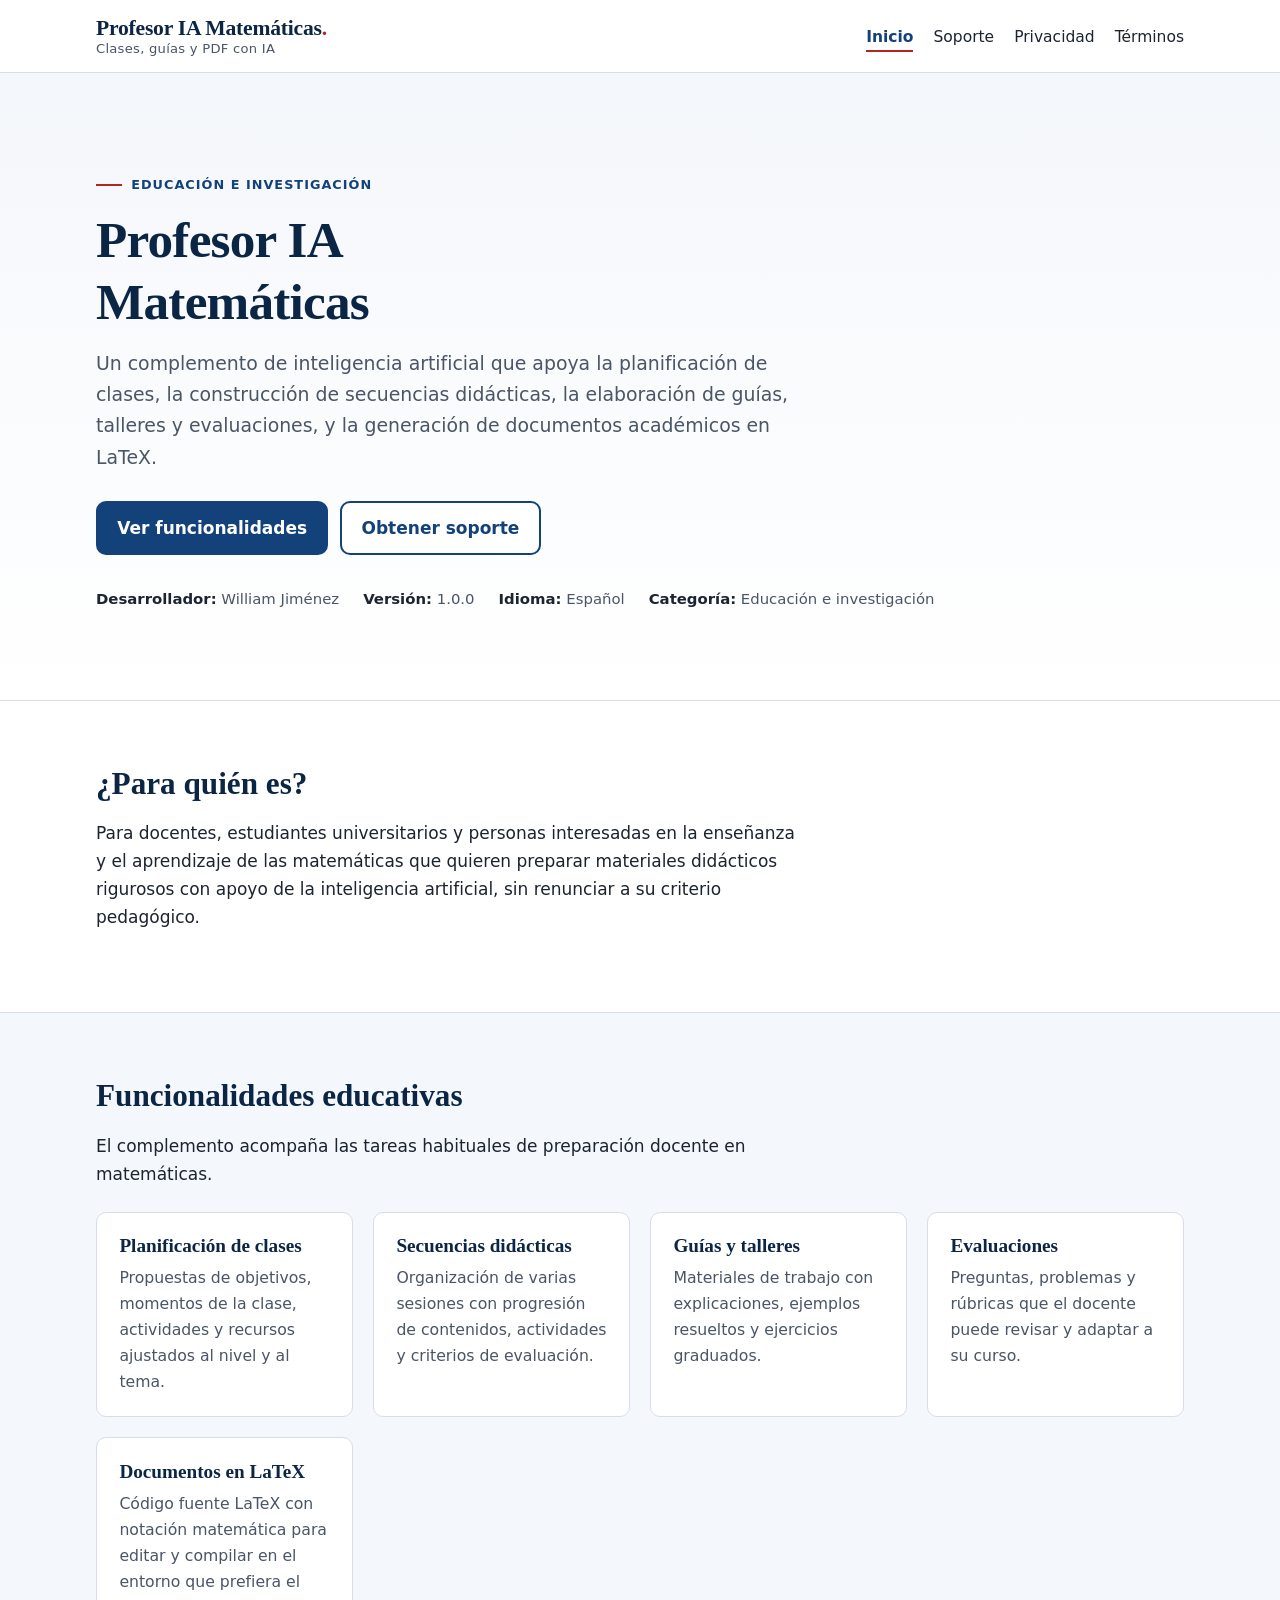
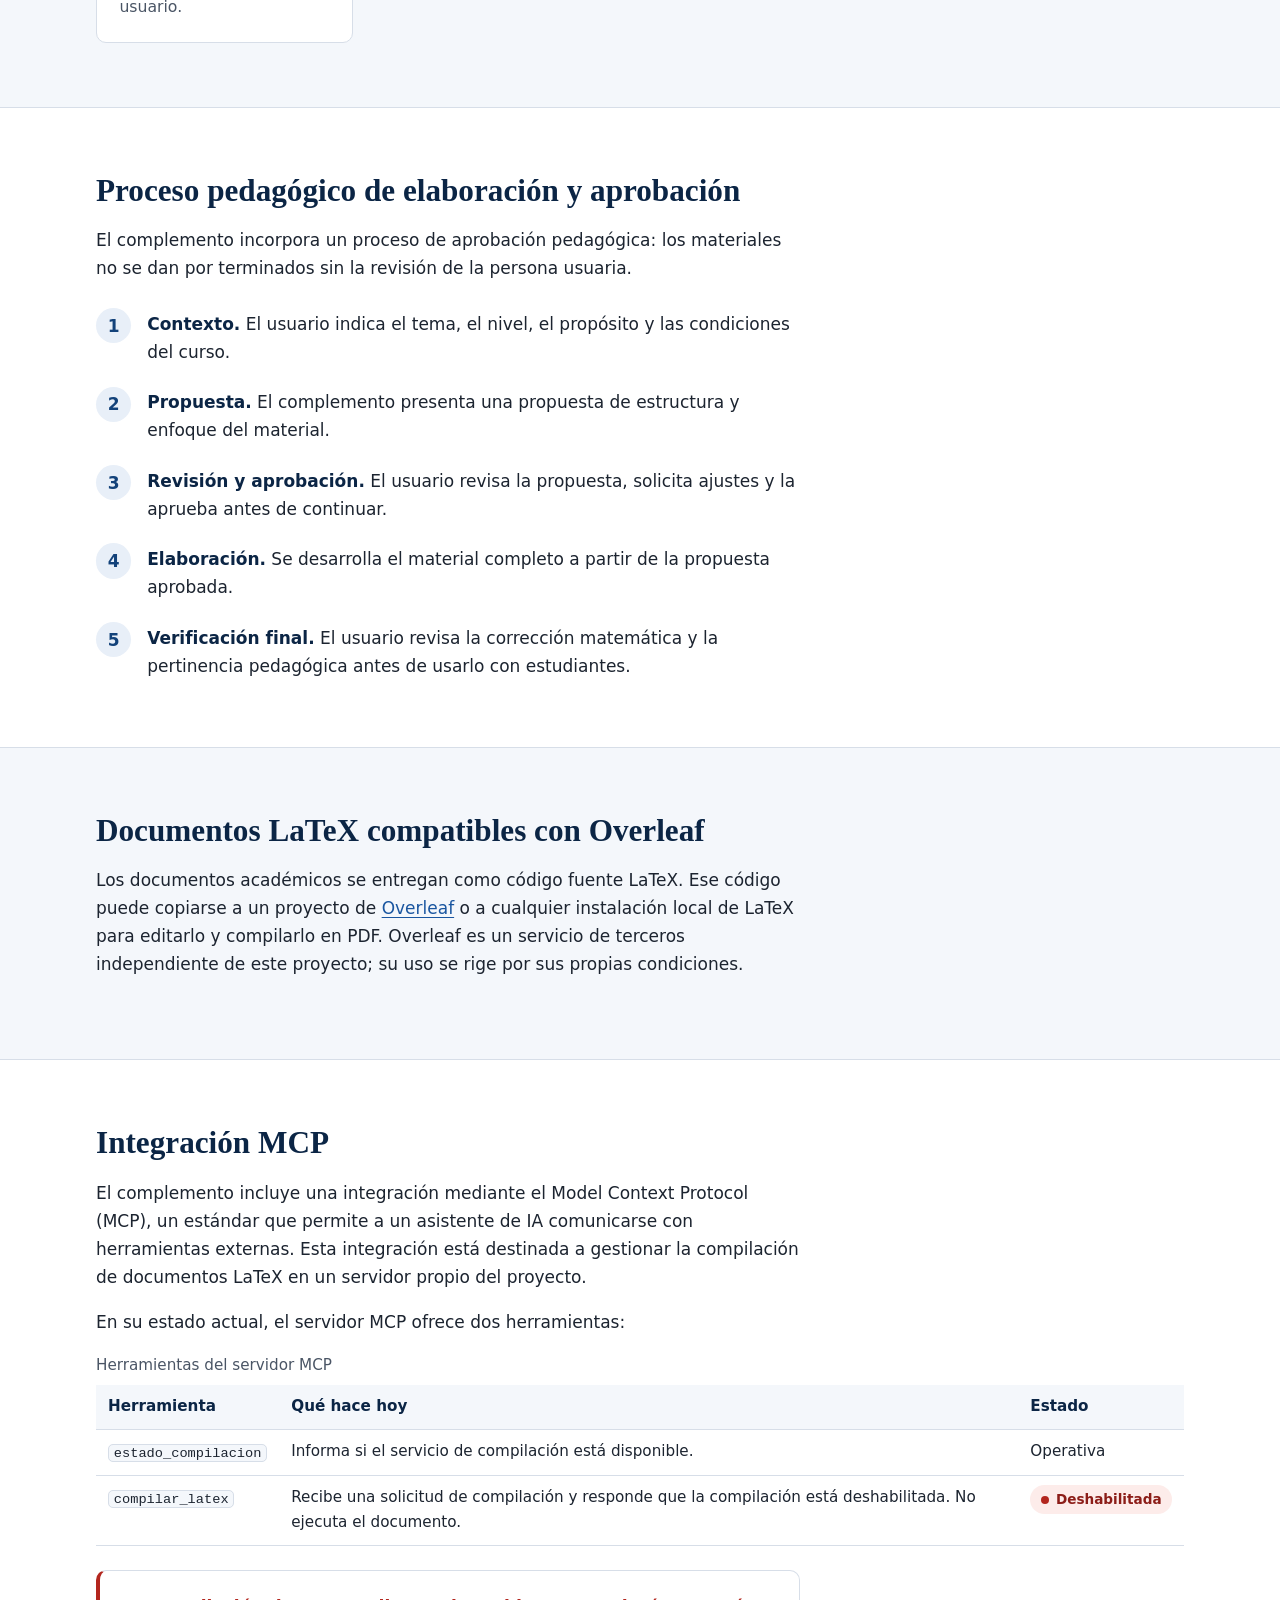
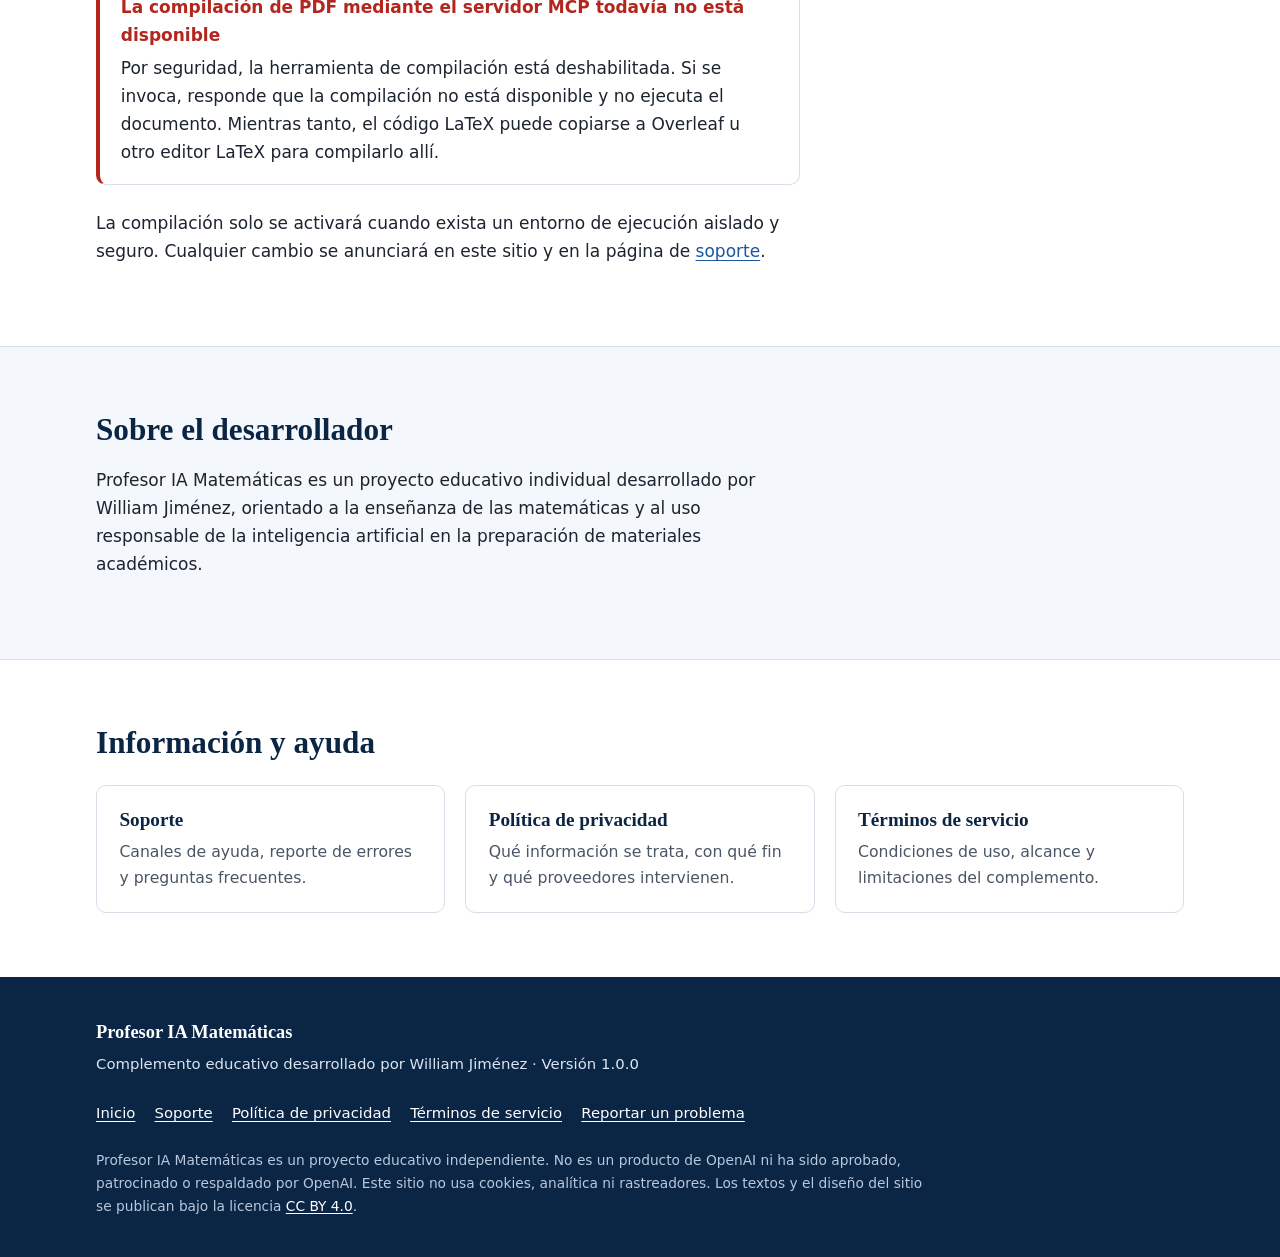
<file: index.html>
<!DOCTYPE html>
<html lang="es">
<head>
  <meta charset="utf-8">
  <meta name="viewport" content="width=device-width, initial-scale=1">
  <title>Profesor IA Matemáticas · Clases, guías y PDF con IA</title>
  <meta name="description" content="Sitio oficial de Profesor IA Matemáticas, complemento de IA de William Jiménez para planificar clases, crear guías, talleres, evaluaciones y documentos LaTeX.">
  <meta name="author" content="William Jiménez">
  <meta name="color-scheme" content="light">
  <link rel="icon" href="favicon.svg" type="image/svg+xml">
  <link rel="stylesheet" href="estilos.css">
</head>
<body>
  <a class="saltar" href="#contenido">Saltar al contenido</a>
  <header class="encabezado">
    <div class="contenedor encabezado__fila">
      <a class="marca" href="index.html" aria-label="Profesor IA Matemáticas, ir al inicio">
        <span class="marca__nombre">Profesor IA Matemáticas<span aria-hidden="true">.</span></span>
        <span class="marca__sub">Clases, guías y PDF con IA</span>
      </a>
      <nav class="nav" aria-label="Navegación principal">
        <ul>
          <li><a href="index.html" aria-current="page">Inicio</a></li>
          <li><a href="soporte.html">Soporte</a></li>
          <li><a href="privacidad.html">Privacidad</a></li>
          <li><a href="terminos.html">Términos</a></li>
        </ul>
      </nav>
    </div>
  </header>

  <main id="contenido">
    <section class="portada" aria-labelledby="titulo-portada">
      <div class="contenedor">
        <p class="etiqueta">Educación e investigación</p>
        <h1 id="titulo-portada">Profesor IA Matemáticas</h1>
        <p class="entradilla">Un complemento de inteligencia artificial que apoya la planificación de clases, la construcción de secuencias didácticas, la elaboración de guías, talleres y evaluaciones, y la generación de documentos académicos en LaTeX.</p>
        <div class="botones">
          <a class="boton boton--primario" href="#funcionalidades">Ver funcionalidades</a>
          <a class="boton boton--secundario" href="soporte.html">Obtener soporte</a>
        </div>
        <ul class="datos" aria-label="Datos del complemento">
          <li><strong>Desarrollador:</strong> William Jiménez</li>
          <li><strong>Versión:</strong> 1.0.0</li>
          <li><strong>Idioma:</strong> Español</li>
          <li><strong>Categoría:</strong> Educación e investigación</li>
        </ul>
      </div>
    </section>

    <section class="seccion" aria-labelledby="titulo-publico">
      <div class="contenedor">
        <h2 id="titulo-publico">¿Para quién es?</h2>
        <p>Para docentes, estudiantes universitarios y personas interesadas en la enseñanza y el aprendizaje de las matemáticas que quieren preparar materiales didácticos rigurosos con apoyo de la inteligencia artificial, sin renunciar a su criterio pedagógico.</p>
      </div>
    </section>

    <section class="seccion seccion--tenue" id="funcionalidades" aria-labelledby="titulo-funciones">
      <div class="contenedor">
        <h2 id="titulo-funciones">Funcionalidades educativas</h2>
        <p>El complemento acompaña las tareas habituales de preparación docente en matemáticas.</p>
        <div class="rejilla">
          <article class="tarjeta">
            <h3>Planificación de clases</h3>
            <p>Propuestas de objetivos, momentos de la clase, actividades y recursos ajustados al nivel y al tema.</p>
          </article>
          <article class="tarjeta">
            <h3>Secuencias didácticas</h3>
            <p>Organización de varias sesiones con progresión de contenidos, actividades y criterios de evaluación.</p>
          </article>
          <article class="tarjeta">
            <h3>Guías y talleres</h3>
            <p>Materiales de trabajo con explicaciones, ejemplos resueltos y ejercicios graduados.</p>
          </article>
          <article class="tarjeta">
            <h3>Evaluaciones</h3>
            <p>Preguntas, problemas y rúbricas que el docente puede revisar y adaptar a su curso.</p>
          </article>
          <article class="tarjeta">
            <h3>Documentos en LaTeX</h3>
            <p>Código fuente LaTeX con notación matemática para editar y compilar en el entorno que prefiera el usuario.</p>
          </article>
        </div>
      </div>
    </section>

    <section class="seccion" aria-labelledby="titulo-proceso">
      <div class="contenedor">
        <h2 id="titulo-proceso">Proceso pedagógico de elaboración y aprobación</h2>
        <p>El complemento incorpora un proceso de aprobación pedagógica: los materiales no se dan por terminados sin la revisión de la persona usuaria.</p>
        <ol class="pasos">
          <li><strong>Contexto.</strong> El usuario indica el tema, el nivel, el propósito y las condiciones del curso.</li>
          <li><strong>Propuesta.</strong> El complemento presenta una propuesta de estructura y enfoque del material.</li>
          <li><strong>Revisión y aprobación.</strong> El usuario revisa la propuesta, solicita ajustes y la aprueba antes de continuar.</li>
          <li><strong>Elaboración.</strong> Se desarrolla el material completo a partir de la propuesta aprobada.</li>
          <li><strong>Verificación final.</strong> El usuario revisa la corrección matemática y la pertinencia pedagógica antes de usarlo con estudiantes.</li>
        </ol>
      </div>
    </section>

    <section class="seccion seccion--tenue" aria-labelledby="titulo-overleaf">
      <div class="contenedor">
        <h2 id="titulo-overleaf">Documentos LaTeX compatibles con Overleaf</h2>
        <p>Los documentos académicos se entregan como código fuente LaTeX. Ese código puede copiarse a un proyecto de <a href="https://www.overleaf.com/">Overleaf</a> o a cualquier instalación local de LaTeX para editarlo y compilarlo en PDF. Overleaf es un servicio de terceros independiente de este proyecto; su uso se rige por sus propias condiciones.</p>
      </div>
    </section>

    <section class="seccion" aria-labelledby="titulo-mcp">
      <div class="contenedor">
        <h2 id="titulo-mcp">Integración MCP</h2>
        <p>El complemento incluye una integración mediante el Model Context Protocol (MCP), un estándar que permite a un asistente de IA comunicarse con herramientas externas. Esta integración está destinada a gestionar la compilación de documentos LaTeX en un servidor propio del proyecto.</p>
        <p>En su estado actual, el servidor MCP ofrece dos herramientas:</p>
        <div class="tabla-envoltura">
          <table>
            <caption style="text-align:left;padding-bottom:.4rem;color:var(--texto-suave)">Herramientas del servidor MCP</caption>
            <thead><tr><th scope="col">Herramienta</th><th scope="col">Qué hace hoy</th><th scope="col">Estado</th></tr></thead>
            <tbody>
              <tr><td><code>estado_compilacion</code></td><td>Informa si el servicio de compilación está disponible.</td><td>Operativa</td></tr>
              <tr><td><code>compilar_latex</code></td><td>Recibe una solicitud de compilación y responde que la compilación está deshabilitada. No ejecuta el documento.</td><td><span class="estado">Deshabilitada</span></td></tr>
            </tbody>
          </table>
        </div>
        <div class="aviso" role="note">
          <p class="aviso__titulo">La compilación de PDF mediante el servidor MCP todavía no está disponible</p>
          <p>Por seguridad, la herramienta de compilación está deshabilitada. Si se invoca, responde que la compilación no está disponible y no ejecuta el documento. Mientras tanto, el código LaTeX puede copiarse a Overleaf u otro editor LaTeX para compilarlo allí.</p>
        </div>
        <p>La compilación solo se activará cuando exista un entorno de ejecución aislado y seguro. Cualquier cambio se anunciará en este sitio y en la página de <a href="soporte.html#estado-pdf">soporte</a>.</p>
      </div>
    </section>

    <section class="seccion seccion--tenue" aria-labelledby="titulo-desarrollador">
      <div class="contenedor">
        <h2 id="titulo-desarrollador">Sobre el desarrollador</h2>
        <p>Profesor IA Matemáticas es un proyecto educativo individual desarrollado por William Jiménez, orientado a la enseñanza de las matemáticas y al uso responsable de la inteligencia artificial en la preparación de materiales académicos.</p>
      </div>
    </section>

    <section class="seccion" aria-labelledby="titulo-enlaces">
      <div class="contenedor">
        <h2 id="titulo-enlaces">Información y ayuda</h2>
        <div class="rejilla">
          <a class="tarjeta" href="soporte.html" style="text-decoration:none"><h3>Soporte</h3><p>Canales de ayuda, reporte de errores y preguntas frecuentes.</p></a>
          <a class="tarjeta" href="privacidad.html" style="text-decoration:none"><h3>Política de privacidad</h3><p>Qué información se trata, con qué fin y qué proveedores intervienen.</p></a>
          <a class="tarjeta" href="terminos.html" style="text-decoration:none"><h3>Términos de servicio</h3><p>Condiciones de uso, alcance y limitaciones del complemento.</p></a>
        </div>
      </div>
    </section>
  </main>

  <footer class="pie">
    <div class="contenedor">
      <div class="pie__fila">
        <div>
          <p class="pie__marca">Profesor IA Matemáticas</p>
          <p style="margin:0">Complemento educativo desarrollado por William Jiménez · Versión 1.0.0</p>
        </div>
        <nav aria-label="Enlaces del pie de página">
          <ul>
            <li><a href="index.html">Inicio</a></li>
            <li><a href="soporte.html">Soporte</a></li>
            <li><a href="privacidad.html">Política de privacidad</a></li>
            <li><a href="terminos.html">Términos de servicio</a></li>
            <li><a href="https://github.com/Williamajg80/profesor-ia-matematicas-web/issues">Reportar un problema</a></li>
          </ul>
        </nav>
      </div>
      <p class="pie__nota">Profesor IA Matemáticas es un proyecto educativo independiente. No es un producto de OpenAI ni ha sido aprobado, patrocinado o respaldado por OpenAI. Este sitio no usa cookies, analítica ni rastreadores. Los textos y el diseño del sitio se publican bajo la licencia <a href="https://creativecommons.org/licenses/by/4.0/deed.es">CC BY 4.0</a>.</p>
    </div>
  </footer>
</body>
</html>
</file>
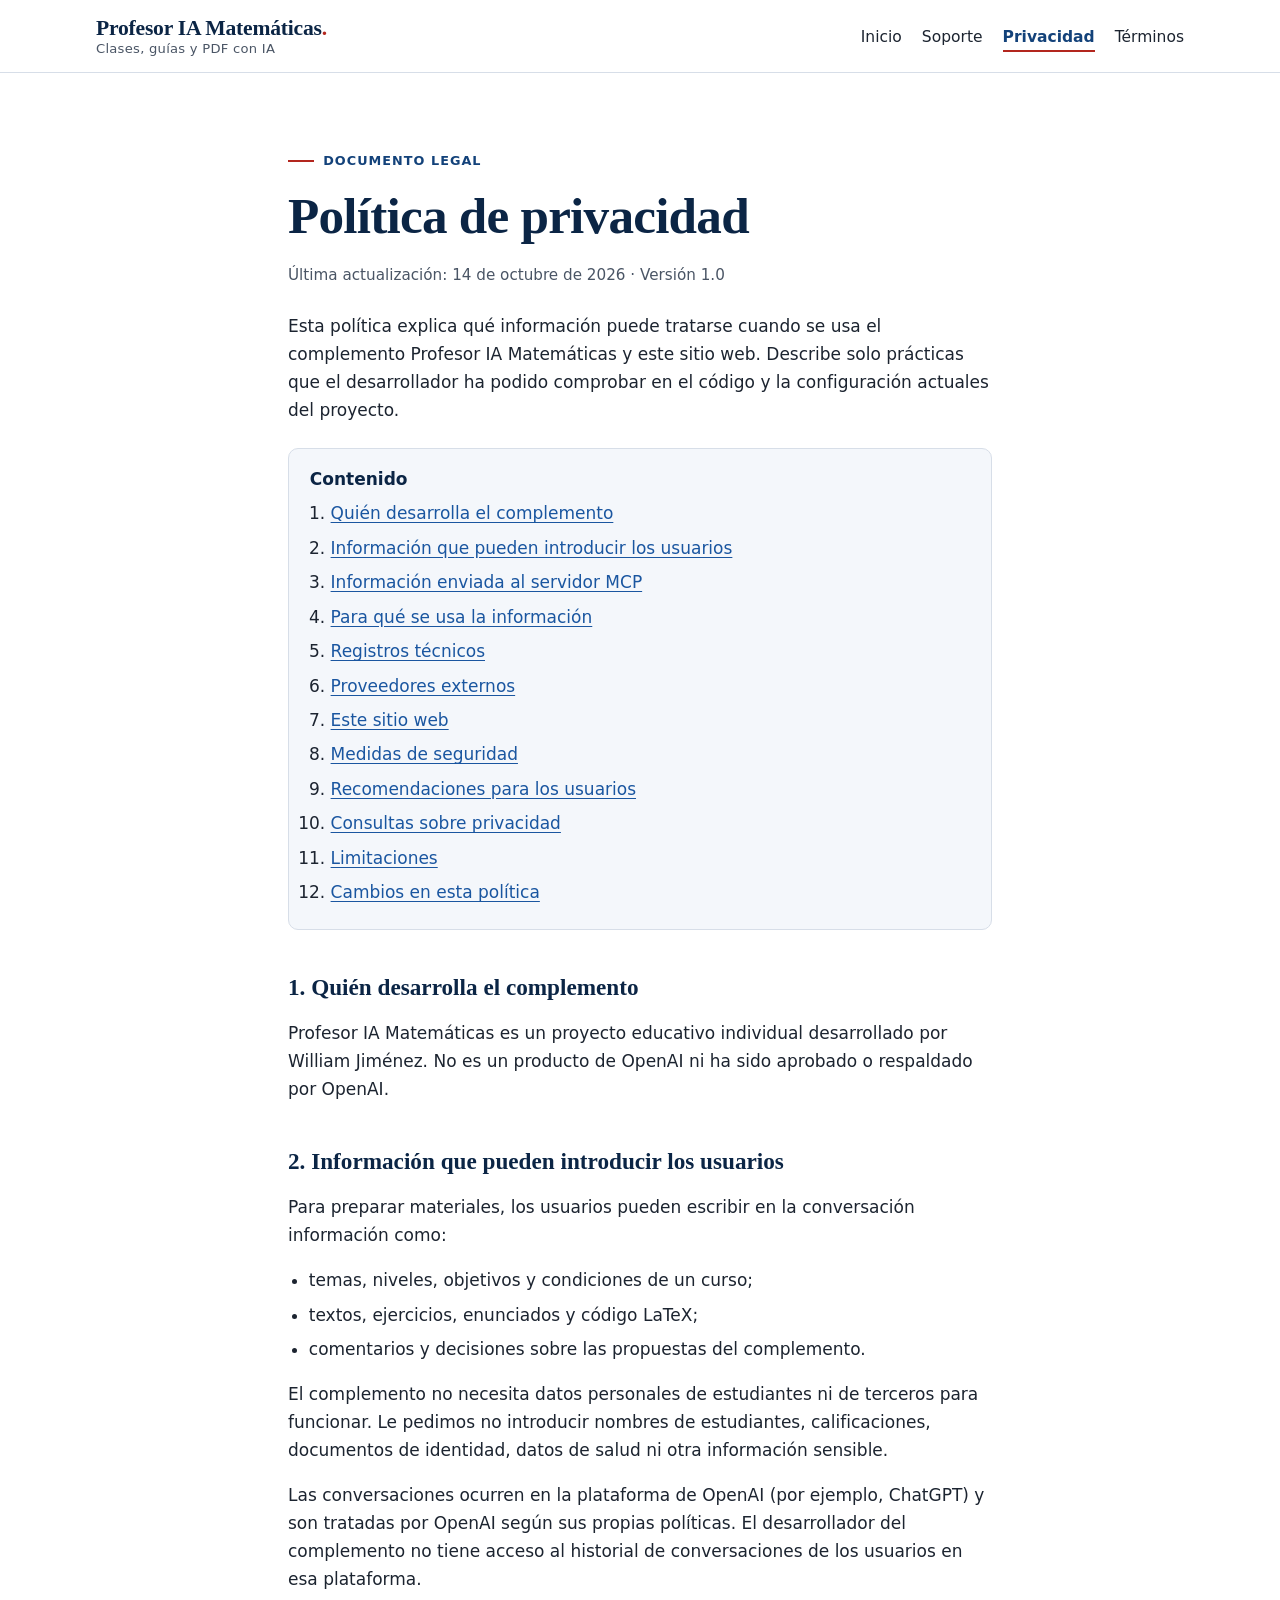
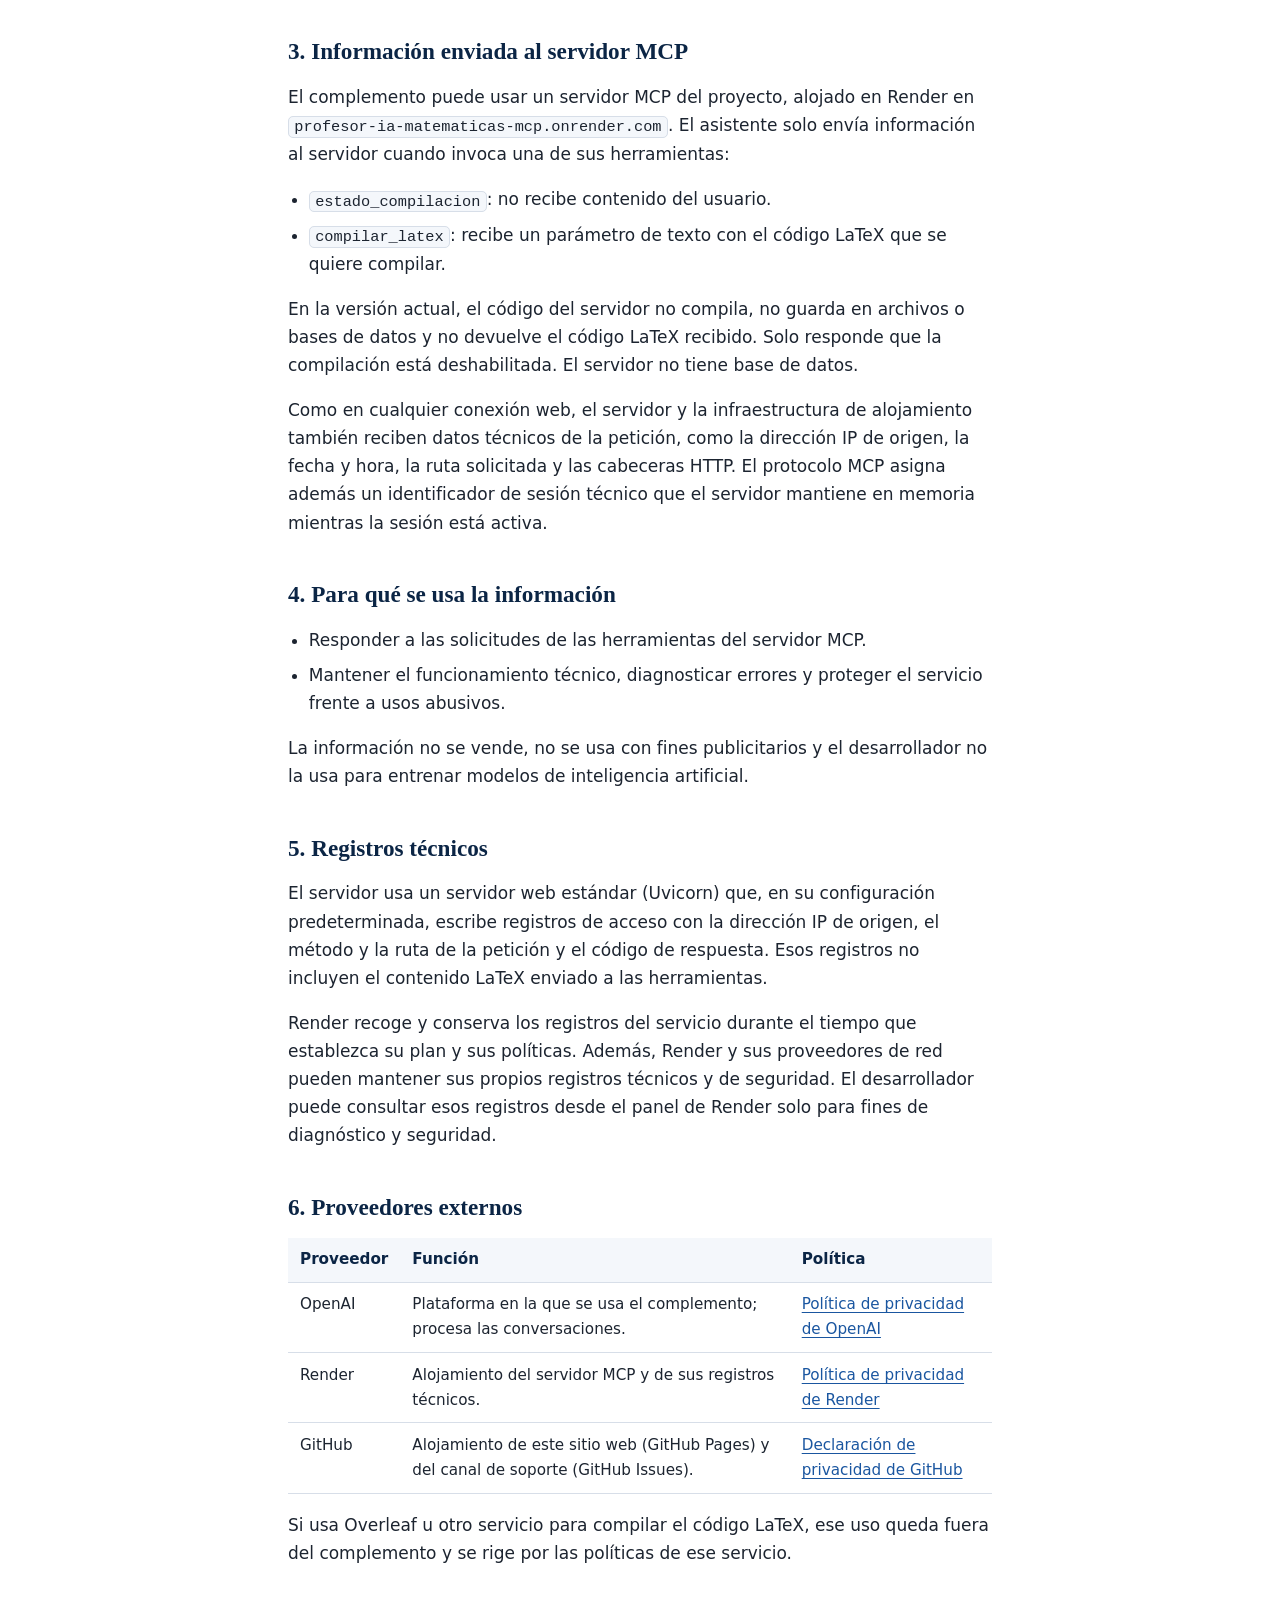
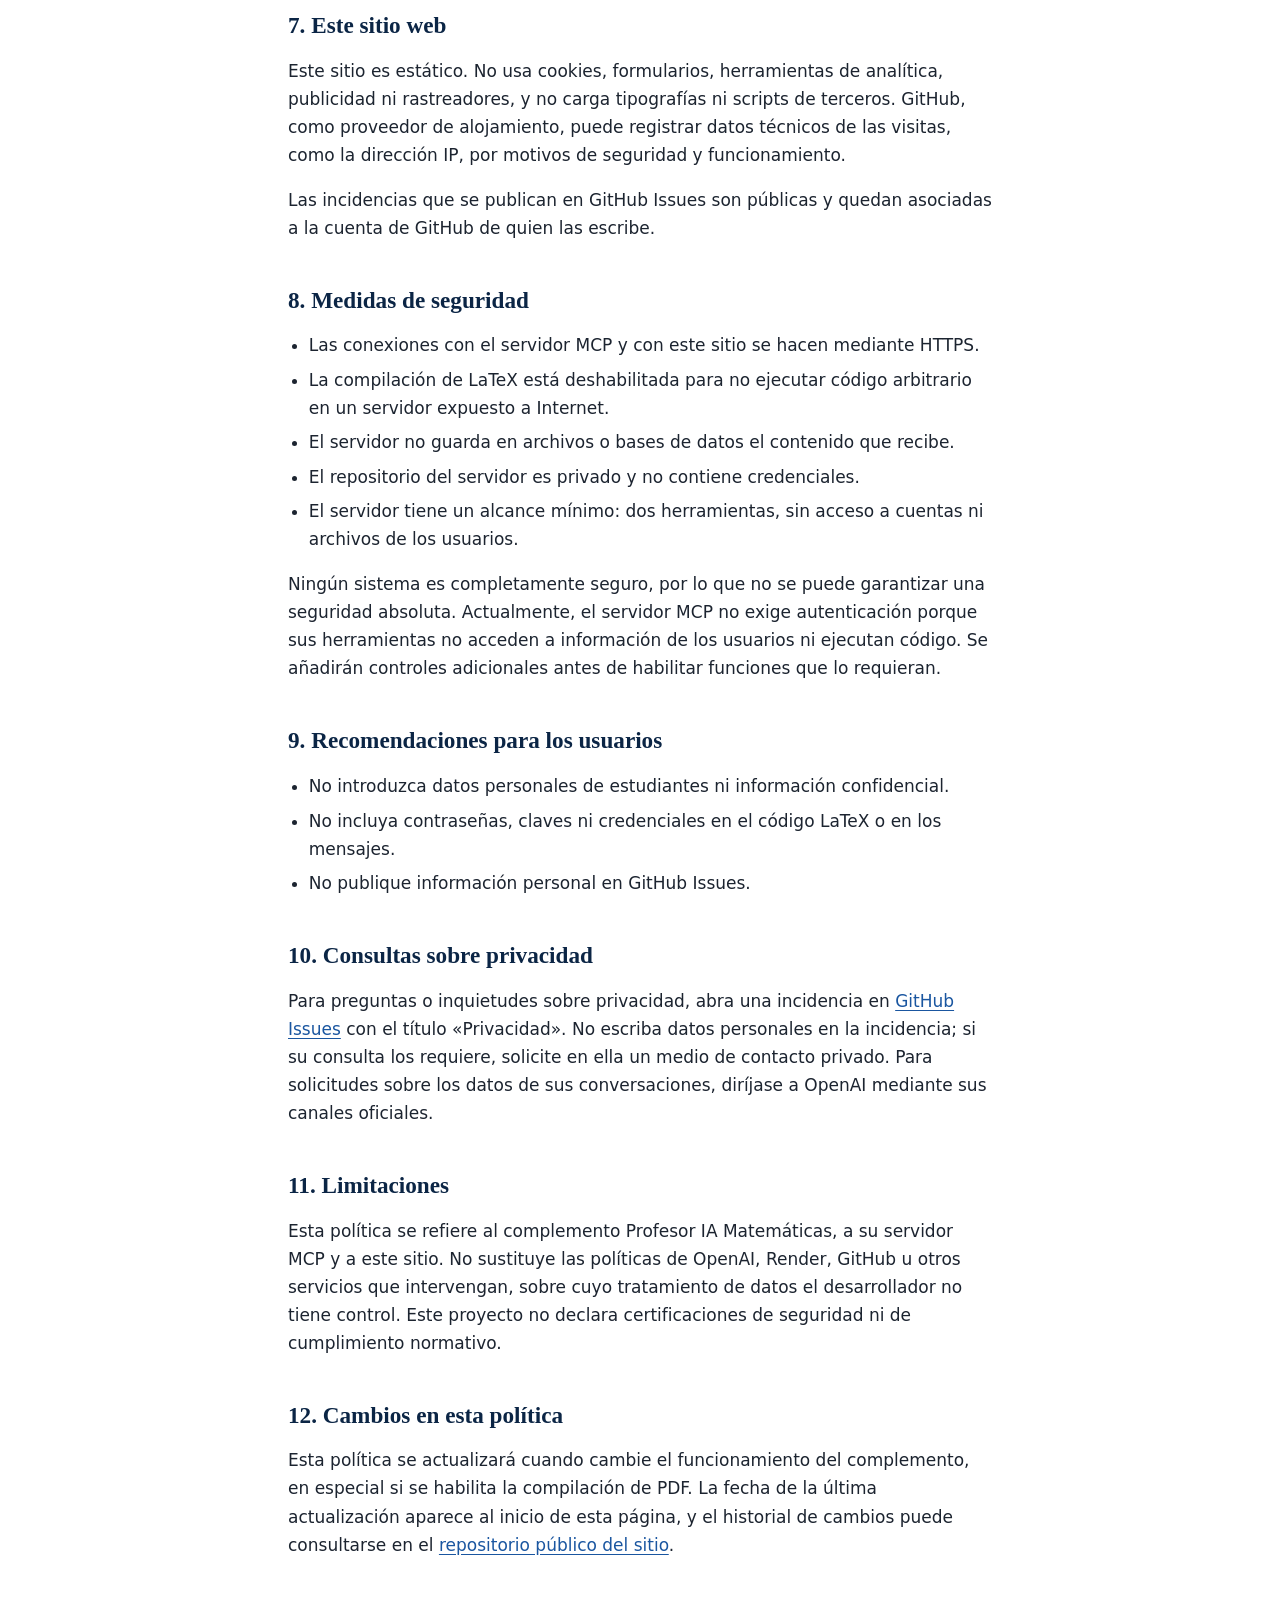
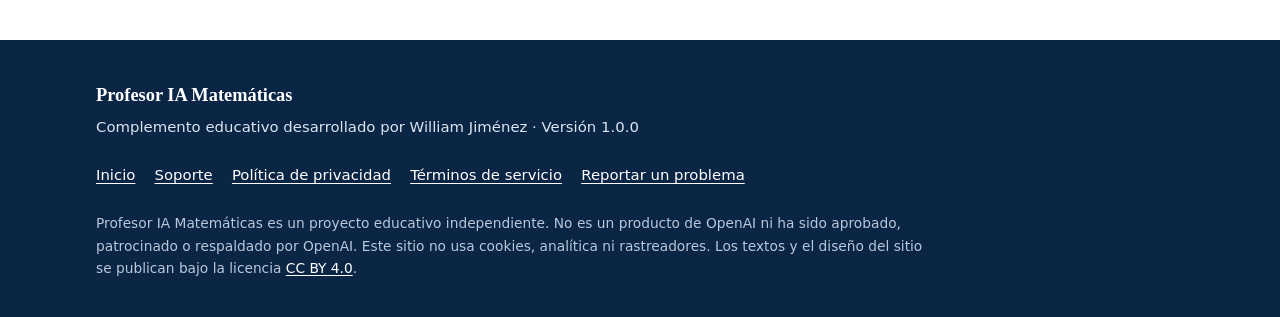
<file: privacidad.html>
<!DOCTYPE html>
<html lang="es">
<head>
  <meta charset="utf-8">
  <meta name="viewport" content="width=device-width, initial-scale=1">
  <title>Política de privacidad · Profesor IA Matemáticas</title>
  <meta name="description" content="Política de privacidad de Profesor IA Matemáticas: información tratada, servidor MCP, registros técnicos, proveedores y medidas de seguridad.">
  <meta name="author" content="William Jiménez">
  <meta name="color-scheme" content="light">
  <link rel="icon" href="favicon.svg" type="image/svg+xml">
  <link rel="stylesheet" href="estilos.css">
</head>
<body>
  <a class="saltar" href="#contenido">Saltar al contenido</a>
  <header class="encabezado">
    <div class="contenedor encabezado__fila">
      <a class="marca" href="index.html" aria-label="Profesor IA Matemáticas, ir al inicio">
        <span class="marca__nombre">Profesor IA Matemáticas<span aria-hidden="true">.</span></span>
        <span class="marca__sub">Clases, guías y PDF con IA</span>
      </a>
      <nav class="nav" aria-label="Navegación principal">
        <ul>
          <li><a href="index.html">Inicio</a></li>
          <li><a href="soporte.html">Soporte</a></li>
          <li><a href="privacidad.html" aria-current="page">Privacidad</a></li>
          <li><a href="terminos.html">Términos</a></li>
        </ul>
      </nav>
    </div>
  </header>

  <main id="contenido">
    <div class="documento">
      <div class="contenedor documento__cuerpo">
        <p class="etiqueta">Documento legal</p>
        <h1>Política de privacidad</h1>
        <p class="meta">Última actualización: 14 de octubre de 2026 · Versión 1.0</p>
        <p>Esta política explica qué información puede tratarse cuando se usa el complemento Profesor IA Matemáticas y este sitio web. Describe solo prácticas que el desarrollador ha podido comprobar en el código y la configuración actuales del proyecto.</p>

        <nav class="indice" aria-label="Contenido de la política">
          <p>Contenido</p>
          <ol>
            <li><a href="#responsable">Quién desarrolla el complemento</a></li>
            <li><a href="#informacion">Información que pueden introducir los usuarios</a></li>
            <li><a href="#mcp">Información enviada al servidor MCP</a></li>
            <li><a href="#finalidad">Para qué se usa la información</a></li>
            <li><a href="#registros">Registros técnicos</a></li>
            <li><a href="#proveedores">Proveedores externos</a></li>
            <li><a href="#sitio">Este sitio web</a></li>
            <li><a href="#seguridad">Medidas de seguridad</a></li>
            <li><a href="#recomendaciones">Recomendaciones para los usuarios</a></li>
            <li><a href="#contacto">Consultas sobre privacidad</a></li>
            <li><a href="#limitaciones">Limitaciones</a></li>
            <li><a href="#cambios">Cambios en esta política</a></li>
          </ol>
        </nav>

        <h2 id="responsable">1. Quién desarrolla el complemento</h2>
        <p>Profesor IA Matemáticas es un proyecto educativo individual desarrollado por William Jiménez. No es un producto de OpenAI ni ha sido aprobado o respaldado por OpenAI.</p>

        <h2 id="informacion">2. Información que pueden introducir los usuarios</h2>
        <p>Para preparar materiales, los usuarios pueden escribir en la conversación información como:</p>
        <ul>
          <li>temas, niveles, objetivos y condiciones de un curso;</li>
          <li>textos, ejercicios, enunciados y código LaTeX;</li>
          <li>comentarios y decisiones sobre las propuestas del complemento.</li>
        </ul>
        <p>El complemento no necesita datos personales de estudiantes ni de terceros para funcionar. Le pedimos no introducir nombres de estudiantes, calificaciones, documentos de identidad, datos de salud ni otra información sensible.</p>
        <p>Las conversaciones ocurren en la plataforma de OpenAI (por ejemplo, ChatGPT) y son tratadas por OpenAI según sus propias políticas. El desarrollador del complemento no tiene acceso al historial de conversaciones de los usuarios en esa plataforma.</p>

        <h2 id="mcp">3. Información enviada al servidor MCP</h2>
        <p>El complemento puede usar un servidor MCP del proyecto, alojado en Render en <code>profesor-ia-matematicas-mcp.onrender.com</code>. El asistente solo envía información al servidor cuando invoca una de sus herramientas:</p>
        <ul>
          <li><code>estado_compilacion</code>: no recibe contenido del usuario.</li>
          <li><code>compilar_latex</code>: recibe un parámetro de texto con el código LaTeX que se quiere compilar.</li>
        </ul>
        <p>En la versión actual, el código del servidor no compila, no guarda en archivos o bases de datos y no devuelve el código LaTeX recibido. Solo responde que la compilación está deshabilitada. El servidor no tiene base de datos.</p>
        <p>Como en cualquier conexión web, el servidor y la infraestructura de alojamiento también reciben datos técnicos de la petición, como la dirección IP de origen, la fecha y hora, la ruta solicitada y las cabeceras HTTP. El protocolo MCP asigna además un identificador de sesión técnico que el servidor mantiene en memoria mientras la sesión está activa.</p>

        <h2 id="finalidad">4. Para qué se usa la información</h2>
        <ul>
          <li>Responder a las solicitudes de las herramientas del servidor MCP.</li>
          <li>Mantener el funcionamiento técnico, diagnosticar errores y proteger el servicio frente a usos abusivos.</li>
        </ul>
        <p>La información no se vende, no se usa con fines publicitarios y el desarrollador no la usa para entrenar modelos de inteligencia artificial.</p>

        <h2 id="registros">5. Registros técnicos</h2>
        <p>El servidor usa un servidor web estándar (Uvicorn) que, en su configuración predeterminada, escribe registros de acceso con la dirección IP de origen, el método y la ruta de la petición y el código de respuesta. Esos registros no incluyen el contenido LaTeX enviado a las herramientas.</p>
        <p>Render recoge y conserva los registros del servicio durante el tiempo que establezca su plan y sus políticas. Además, Render y sus proveedores de red pueden mantener sus propios registros técnicos y de seguridad. El desarrollador puede consultar esos registros desde el panel de Render solo para fines de diagnóstico y seguridad.</p>

        <h2 id="proveedores">6. Proveedores externos</h2>
        <div class="tabla-envoltura">
          <table>
            <thead><tr><th scope="col">Proveedor</th><th scope="col">Función</th><th scope="col">Política</th></tr></thead>
            <tbody>
              <tr><td>OpenAI</td><td>Plataforma en la que se usa el complemento; procesa las conversaciones.</td><td><a href="https://openai.com/policies/privacy-policy/">Política de privacidad de OpenAI</a></td></tr>
              <tr><td>Render</td><td>Alojamiento del servidor MCP y de sus registros técnicos.</td><td><a href="https://render.com/privacy">Política de privacidad de Render</a></td></tr>
              <tr><td>GitHub</td><td>Alojamiento de este sitio web (GitHub Pages) y del canal de soporte (GitHub Issues).</td><td><a href="https://docs.github.com/site-policy/privacy-policies/github-general-privacy-statement">Declaración de privacidad de GitHub</a></td></tr>
            </tbody>
          </table>
        </div>
        <p>Si usa Overleaf u otro servicio para compilar el código LaTeX, ese uso queda fuera del complemento y se rige por las políticas de ese servicio.</p>

        <h2 id="sitio">7. Este sitio web</h2>
        <p>Este sitio es estático. No usa cookies, formularios, herramientas de analítica, publicidad ni rastreadores, y no carga tipografías ni scripts de terceros. GitHub, como proveedor de alojamiento, puede registrar datos técnicos de las visitas, como la dirección IP, por motivos de seguridad y funcionamiento.</p>
        <p>Las incidencias que se publican en GitHub Issues son públicas y quedan asociadas a la cuenta de GitHub de quien las escribe.</p>

        <h2 id="seguridad">8. Medidas de seguridad</h2>
        <ul>
          <li>Las conexiones con el servidor MCP y con este sitio se hacen mediante HTTPS.</li>
          <li>La compilación de LaTeX está deshabilitada para no ejecutar código arbitrario en un servidor expuesto a Internet.</li>
          <li>El servidor no guarda en archivos o bases de datos el contenido que recibe.</li>
          <li>El repositorio del servidor es privado y no contiene credenciales.</li>
          <li>El servidor tiene un alcance mínimo: dos herramientas, sin acceso a cuentas ni archivos de los usuarios.</li>
        </ul>
        <p>Ningún sistema es completamente seguro, por lo que no se puede garantizar una seguridad absoluta. Actualmente, el servidor MCP no exige autenticación porque sus herramientas no acceden a información de los usuarios ni ejecutan código. Se añadirán controles adicionales antes de habilitar funciones que lo requieran.</p>

        <h2 id="recomendaciones">9. Recomendaciones para los usuarios</h2>
        <ul>
          <li>No introduzca datos personales de estudiantes ni información confidencial.</li>
          <li>No incluya contraseñas, claves ni credenciales en el código LaTeX o en los mensajes.</li>
          <li>No publique información personal en GitHub Issues.</li>
        </ul>

        <h2 id="contacto">10. Consultas sobre privacidad</h2>
        <p>Para preguntas o inquietudes sobre privacidad, abra una incidencia en <a href="https://github.com/Williamajg80/profesor-ia-matematicas-web/issues">GitHub Issues</a> con el título «Privacidad». No escriba datos personales en la incidencia; si su consulta los requiere, solicite en ella un medio de contacto privado. Para solicitudes sobre los datos de sus conversaciones, diríjase a OpenAI mediante sus canales oficiales.</p>

        <h2 id="limitaciones">11. Limitaciones</h2>
        <p>Esta política se refiere al complemento Profesor IA Matemáticas, a su servidor MCP y a este sitio. No sustituye las políticas de OpenAI, Render, GitHub u otros servicios que intervengan, sobre cuyo tratamiento de datos el desarrollador no tiene control. Este proyecto no declara certificaciones de seguridad ni de cumplimiento normativo.</p>

        <h2 id="cambios">12. Cambios en esta política</h2>
        <p>Esta política se actualizará cuando cambie el funcionamiento del complemento, en especial si se habilita la compilación de PDF. La fecha de la última actualización aparece al inicio de esta página, y el historial de cambios puede consultarse en el <a href="https://github.com/Williamajg80/profesor-ia-matematicas-web/commits/main">repositorio público del sitio</a>.</p>
      </div>
    </div>
  </main>

  <footer class="pie">
    <div class="contenedor">
      <div class="pie__fila">
        <div>
          <p class="pie__marca">Profesor IA Matemáticas</p>
          <p style="margin:0">Complemento educativo desarrollado por William Jiménez · Versión 1.0.0</p>
        </div>
        <nav aria-label="Enlaces del pie de página">
          <ul>
            <li><a href="index.html">Inicio</a></li>
            <li><a href="soporte.html">Soporte</a></li>
            <li><a href="privacidad.html">Política de privacidad</a></li>
            <li><a href="terminos.html">Términos de servicio</a></li>
            <li><a href="https://github.com/Williamajg80/profesor-ia-matematicas-web/issues">Reportar un problema</a></li>
          </ul>
        </nav>
      </div>
      <p class="pie__nota">Profesor IA Matemáticas es un proyecto educativo independiente. No es un producto de OpenAI ni ha sido aprobado, patrocinado o respaldado por OpenAI. Este sitio no usa cookies, analítica ni rastreadores. Los textos y el diseño del sitio se publican bajo la licencia <a href="https://creativecommons.org/licenses/by/4.0/deed.es">CC BY 4.0</a>.</p>
    </div>
  </footer>
</body>
</html>
</file>
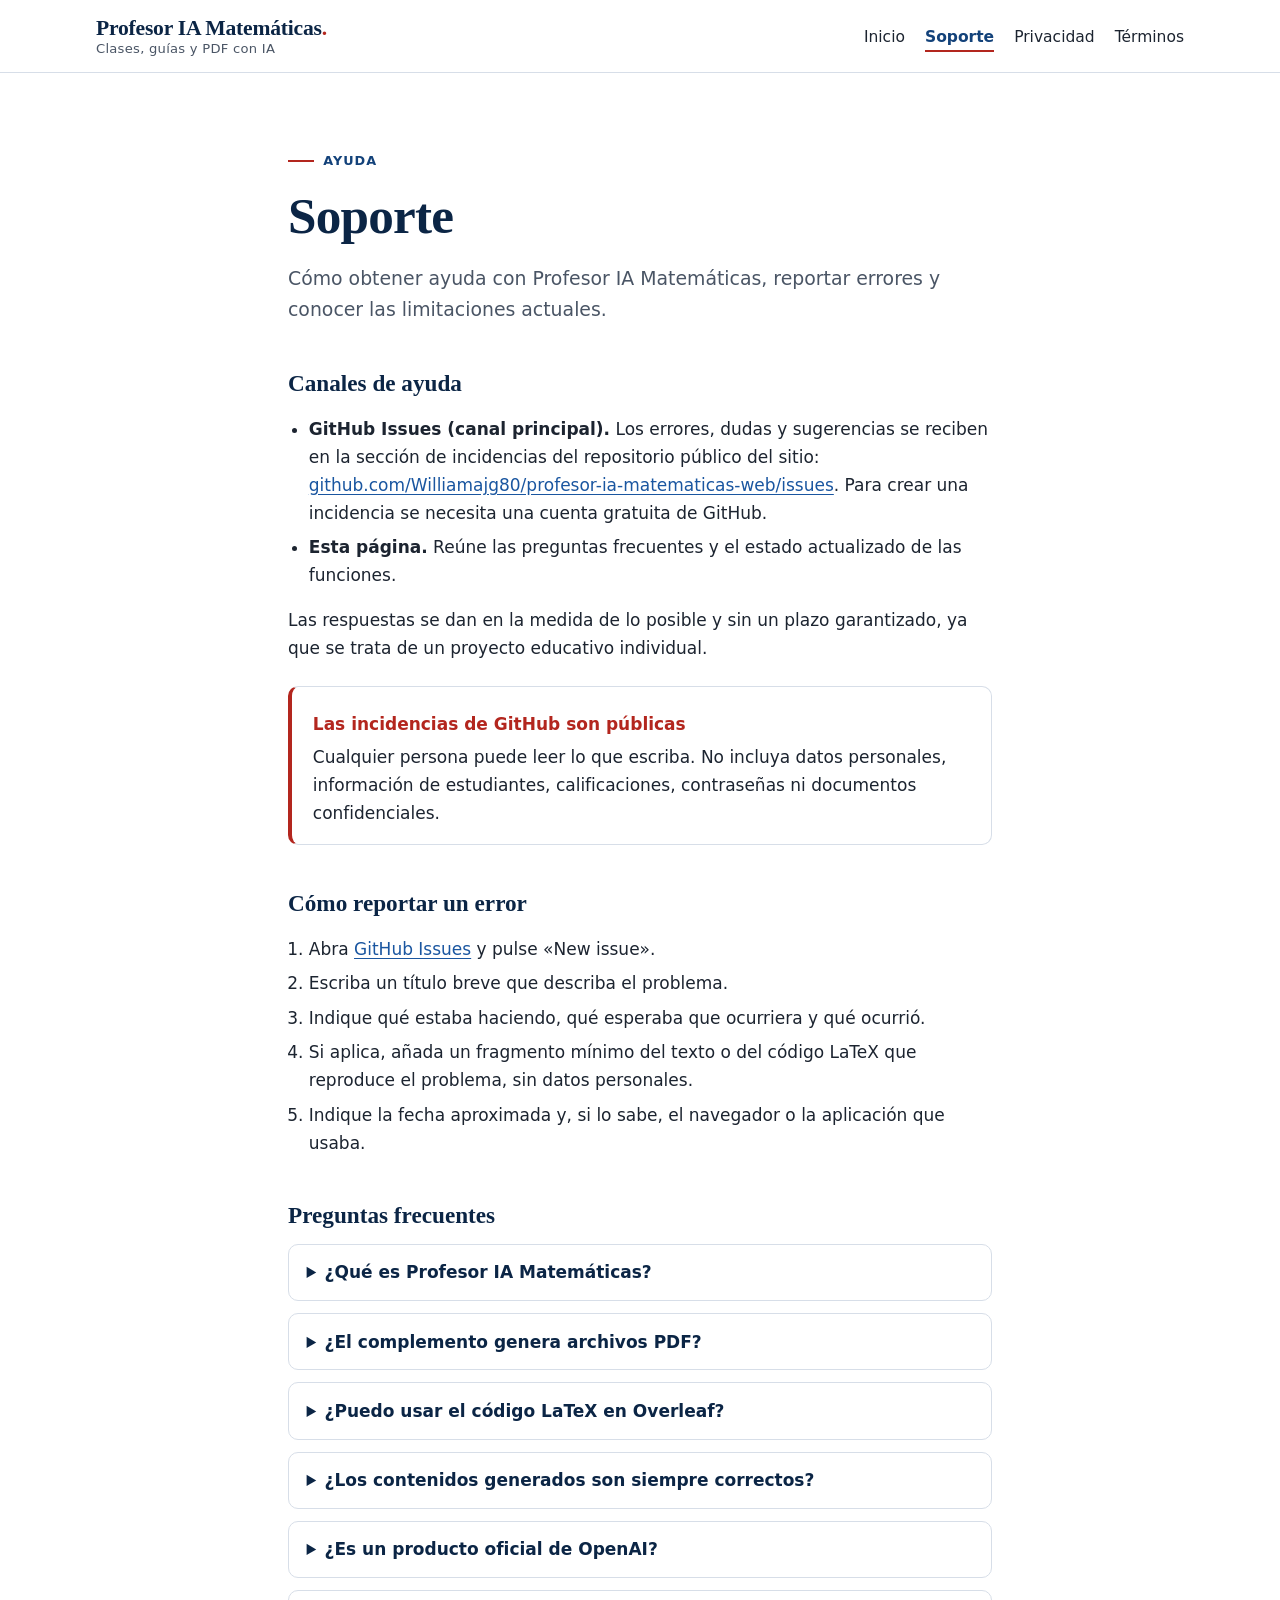
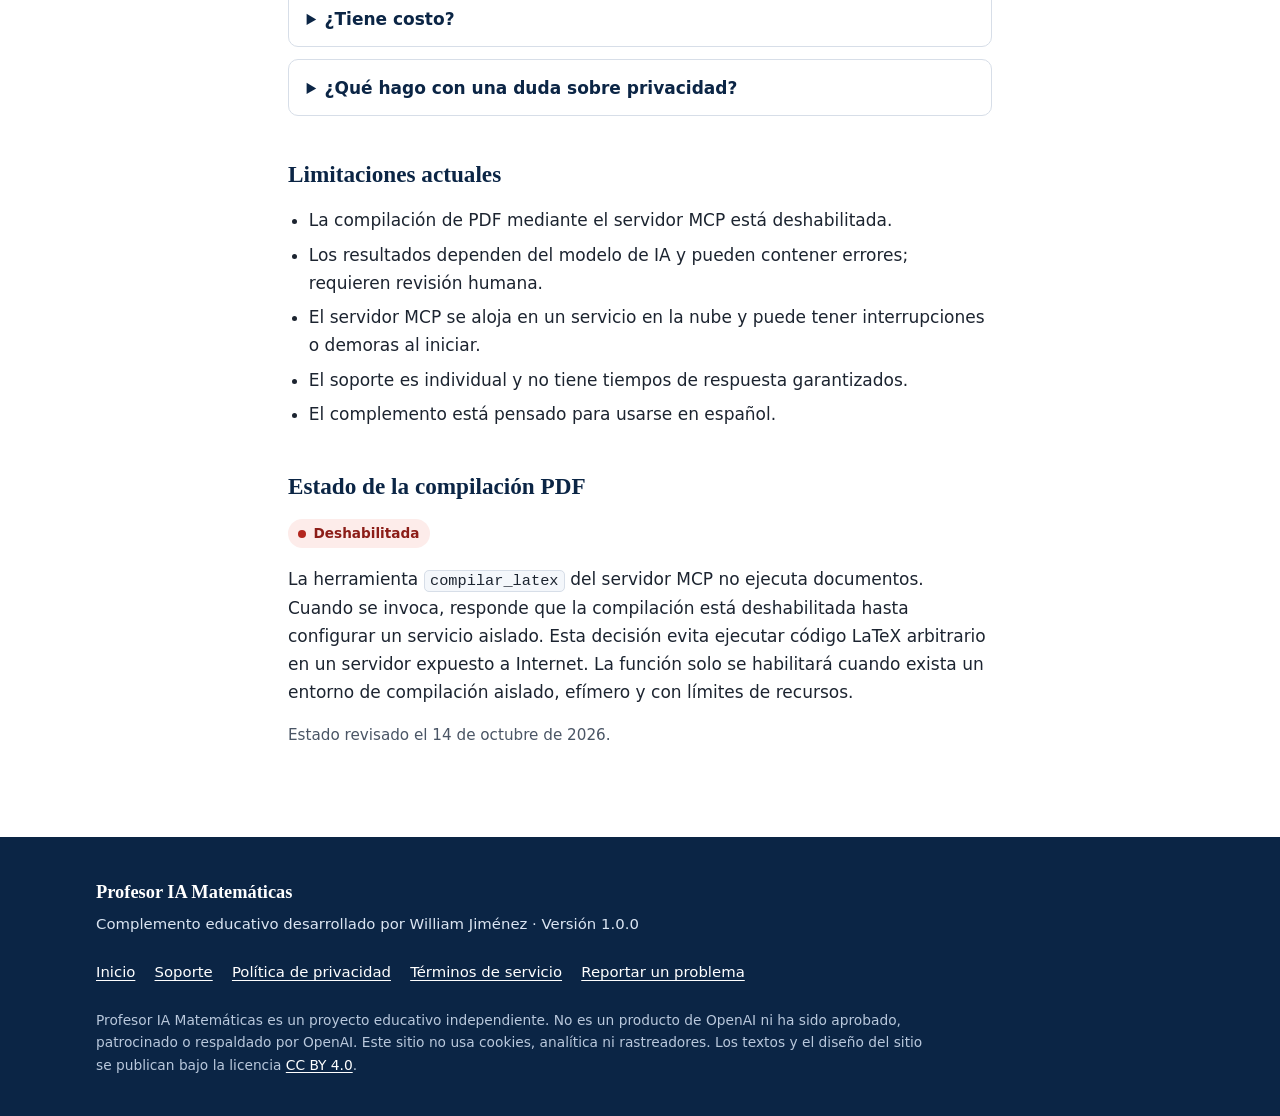
<file: soporte.html>
<!DOCTYPE html>
<html lang="es">
<head>
  <meta charset="utf-8">
  <meta name="viewport" content="width=device-width, initial-scale=1">
  <title>Soporte · Profesor IA Matemáticas</title>
  <meta name="description" content="Canales de ayuda, reporte de errores, preguntas frecuentes, limitaciones y estado de la compilación PDF de Profesor IA Matemáticas.">
  <meta name="author" content="William Jiménez">
  <meta name="color-scheme" content="light">
  <link rel="icon" href="favicon.svg" type="image/svg+xml">
  <link rel="stylesheet" href="estilos.css">
</head>
<body>
  <a class="saltar" href="#contenido">Saltar al contenido</a>
  <header class="encabezado">
    <div class="contenedor encabezado__fila">
      <a class="marca" href="index.html" aria-label="Profesor IA Matemáticas, ir al inicio">
        <span class="marca__nombre">Profesor IA Matemáticas<span aria-hidden="true">.</span></span>
        <span class="marca__sub">Clases, guías y PDF con IA</span>
      </a>
      <nav class="nav" aria-label="Navegación principal">
        <ul>
          <li><a href="index.html">Inicio</a></li>
          <li><a href="soporte.html" aria-current="page">Soporte</a></li>
          <li><a href="privacidad.html">Privacidad</a></li>
          <li><a href="terminos.html">Términos</a></li>
        </ul>
      </nav>
    </div>
  </header>

  <main id="contenido">
    <div class="documento">
      <div class="contenedor documento__cuerpo">
        <p class="etiqueta">Ayuda</p>
        <h1>Soporte</h1>
        <p class="entradilla">Cómo obtener ayuda con Profesor IA Matemáticas, reportar errores y conocer las limitaciones actuales.</p>

        <h2 id="canales">Canales de ayuda</h2>
        <ul>
          <li><strong>GitHub Issues (canal principal).</strong> Los errores, dudas y sugerencias se reciben en la sección de incidencias del repositorio público del sitio: <a href="https://github.com/Williamajg80/profesor-ia-matematicas-web/issues">github.com/Williamajg80/profesor-ia-matematicas-web/issues</a>. Para crear una incidencia se necesita una cuenta gratuita de GitHub.</li>
          <li><strong>Esta página.</strong> Reúne las preguntas frecuentes y el estado actualizado de las funciones.</li>
        </ul>
        <p>Las respuestas se dan en la medida de lo posible y sin un plazo garantizado, ya que se trata de un proyecto educativo individual.</p>

        <div class="aviso" role="note">
          <p class="aviso__titulo">Las incidencias de GitHub son públicas</p>
          <p>Cualquier persona puede leer lo que escriba. No incluya datos personales, información de estudiantes, calificaciones, contraseñas ni documentos confidenciales.</p>
        </div>

        <h2 id="reportar">Cómo reportar un error</h2>
        <ol>
          <li>Abra <a href="https://github.com/Williamajg80/profesor-ia-matematicas-web/issues">GitHub Issues</a> y pulse «New issue».</li>
          <li>Escriba un título breve que describa el problema.</li>
          <li>Indique qué estaba haciendo, qué esperaba que ocurriera y qué ocurrió.</li>
          <li>Si aplica, añada un fragmento mínimo del texto o del código LaTeX que reproduce el problema, sin datos personales.</li>
          <li>Indique la fecha aproximada y, si lo sabe, el navegador o la aplicación que usaba.</li>
        </ol>

        <h2 id="preguntas">Preguntas frecuentes</h2>
        <details>
          <summary>¿Qué es Profesor IA Matemáticas?</summary>
          <p>Es un complemento de inteligencia artificial que apoya la planificación de clases, las secuencias didácticas, las guías, los talleres, las evaluaciones y la elaboración de documentos académicos en LaTeX.</p>
        </details>
        <details>
          <summary>¿El complemento genera archivos PDF?</summary>
          <p>Todavía no mediante el servidor MCP. La compilación está deshabilitada por seguridad. El complemento entrega el código LaTeX, que puede compilarse en Overleaf o en una instalación local de LaTeX.</p>
        </details>
        <details>
          <summary>¿Puedo usar el código LaTeX en Overleaf?</summary>
          <p>Sí. Copie el código en un proyecto de Overleaf y compílelo allí. Si aparece un error de compilación, puede reportarlo con el fragmento que lo produce.</p>
        </details>
        <details>
          <summary>¿Los contenidos generados son siempre correctos?</summary>
          <p>No. Los contenidos generados con IA pueden contener errores matemáticos, de notación o pedagógicos. Revíselos siempre antes de usarlos con estudiantes.</p>
        </details>
        <details>
          <summary>¿Es un producto oficial de OpenAI?</summary>
          <p>No. Es un proyecto independiente desarrollado por William Jiménez y no ha sido aprobado ni respaldado por OpenAI.</p>
        </details>
        <details>
          <summary>¿Tiene costo?</summary>
          <p>Este sitio y el canal de soporte son gratuitos. El uso del complemento puede requerir una cuenta en la plataforma donde se utiliza, sujeta a las condiciones de esa plataforma.</p>
        </details>
        <details>
          <summary>¿Qué hago con una duda sobre privacidad?</summary>
          <p>Consulte la <a href="privacidad.html">política de privacidad</a>. Si su consulta incluye información personal, no la publique en una incidencia; abra una incidencia solicitando un medio de contacto privado.</p>
        </details>

        <h2 id="limitaciones">Limitaciones actuales</h2>
        <ul>
          <li>La compilación de PDF mediante el servidor MCP está deshabilitada.</li>
          <li>Los resultados dependen del modelo de IA y pueden contener errores; requieren revisión humana.</li>
          <li>El servidor MCP se aloja en un servicio en la nube y puede tener interrupciones o demoras al iniciar.</li>
          <li>El soporte es individual y no tiene tiempos de respuesta garantizados.</li>
          <li>El complemento está pensado para usarse en español.</li>
        </ul>

        <h2 id="estado-pdf">Estado de la compilación PDF</h2>
        <p><span class="estado">Deshabilitada</span></p>
        <p>La herramienta <code>compilar_latex</code> del servidor MCP no ejecuta documentos. Cuando se invoca, responde que la compilación está deshabilitada hasta configurar un servicio aislado. Esta decisión evita ejecutar código LaTeX arbitrario en un servidor expuesto a Internet. La función solo se habilitará cuando exista un entorno de compilación aislado, efímero y con límites de recursos.</p>
        <p class="meta">Estado revisado el 14 de octubre de 2026.</p>
      </div>
    </div>
  </main>

  <footer class="pie">
    <div class="contenedor">
      <div class="pie__fila">
        <div>
          <p class="pie__marca">Profesor IA Matemáticas</p>
          <p style="margin:0">Complemento educativo desarrollado por William Jiménez · Versión 1.0.0</p>
        </div>
        <nav aria-label="Enlaces del pie de página">
          <ul>
            <li><a href="index.html">Inicio</a></li>
            <li><a href="soporte.html">Soporte</a></li>
            <li><a href="privacidad.html">Política de privacidad</a></li>
            <li><a href="terminos.html">Términos de servicio</a></li>
            <li><a href="https://github.com/Williamajg80/profesor-ia-matematicas-web/issues">Reportar un problema</a></li>
          </ul>
        </nav>
      </div>
      <p class="pie__nota">Profesor IA Matemáticas es un proyecto educativo independiente. No es un producto de OpenAI ni ha sido aprobado, patrocinado o respaldado por OpenAI. Este sitio no usa cookies, analítica ni rastreadores. Los textos y el diseño del sitio se publican bajo la licencia <a href="https://creativecommons.org/licenses/by/4.0/deed.es">CC BY 4.0</a>.</p>
    </div>
  </footer>
</body>
</html>
</file>
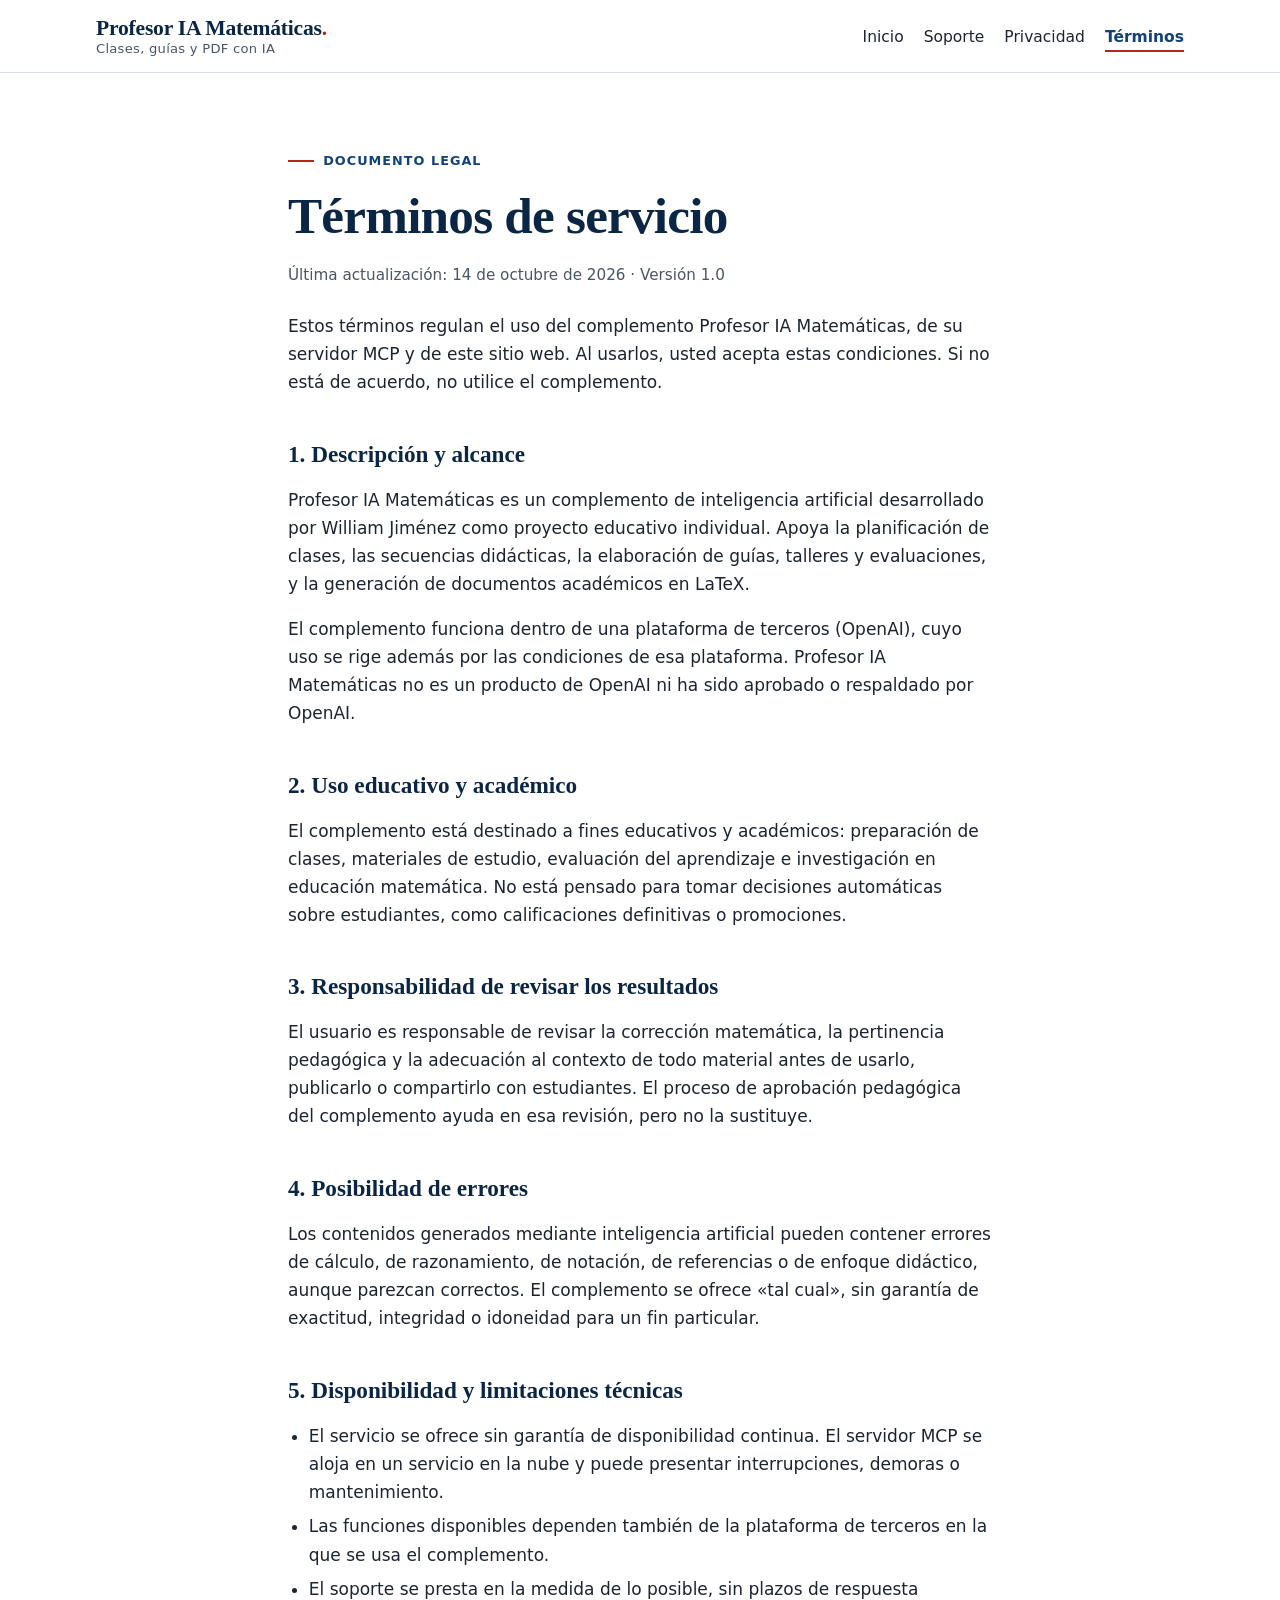
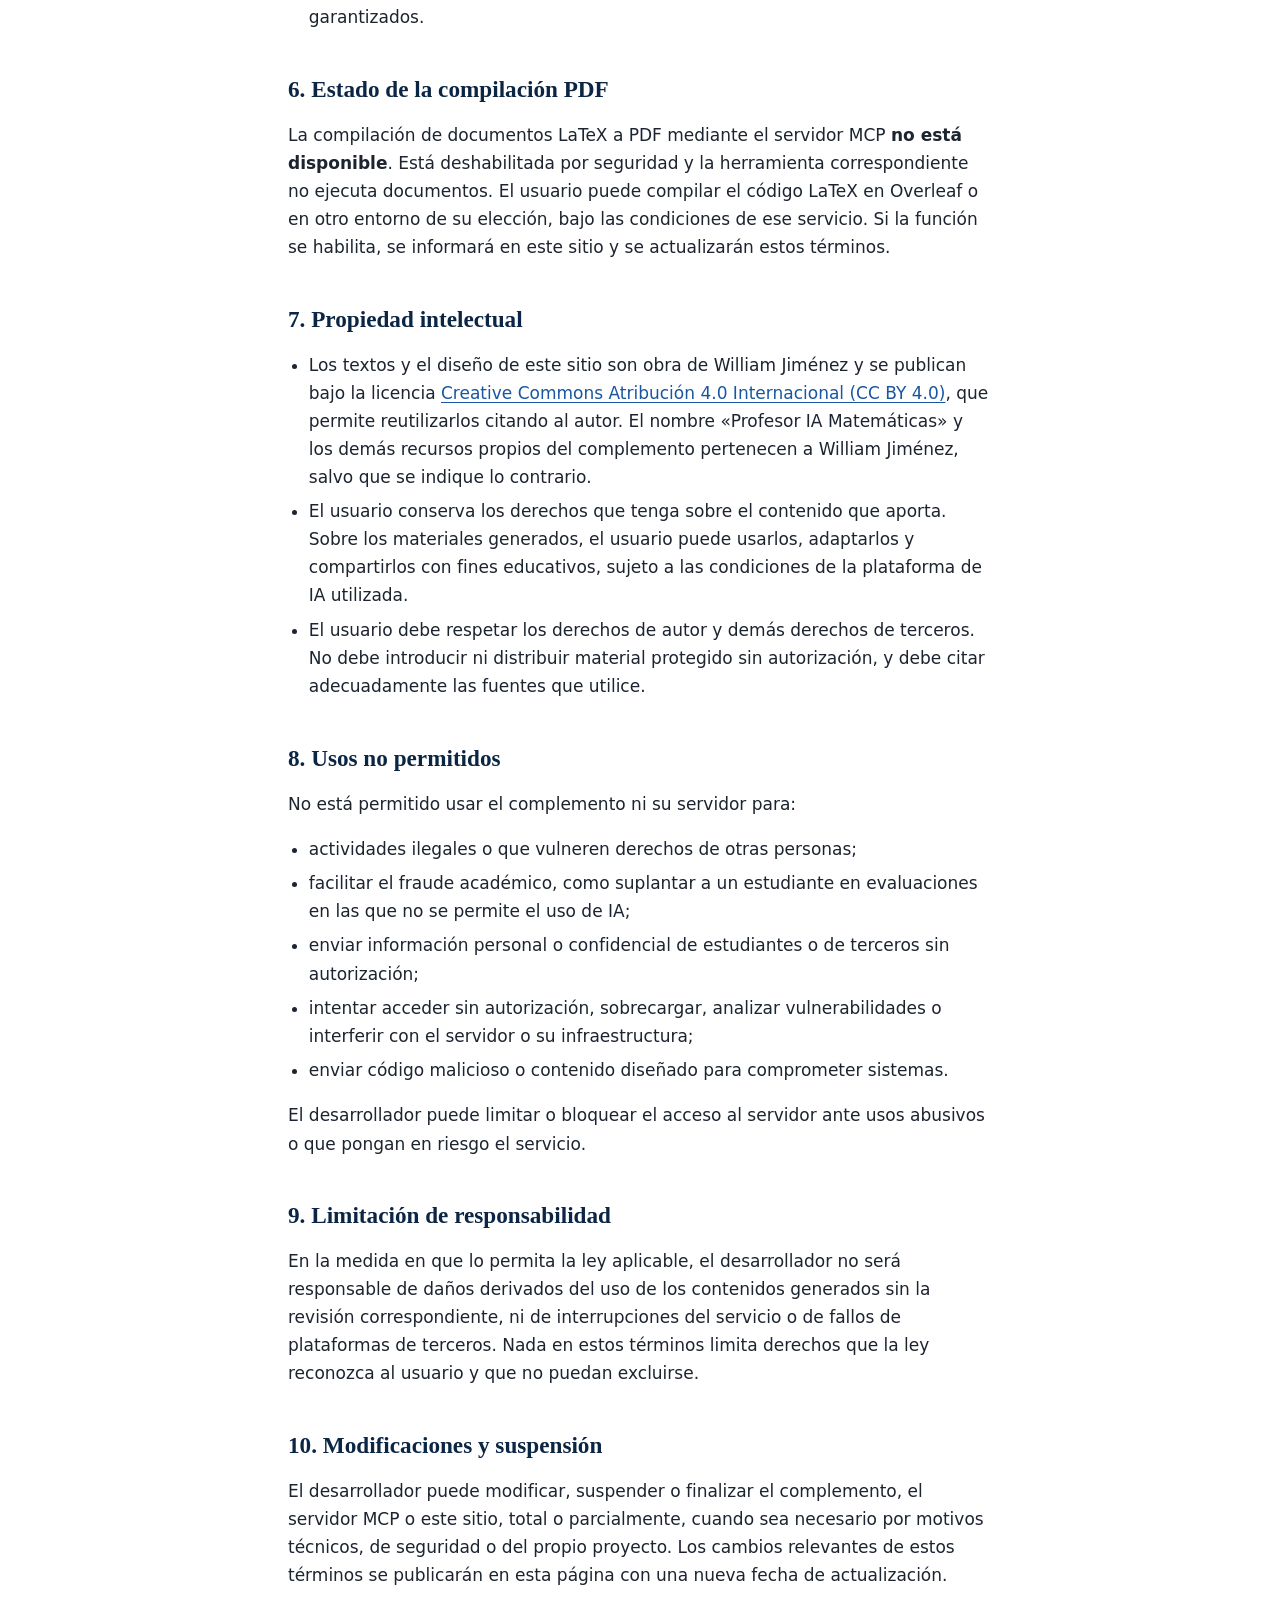
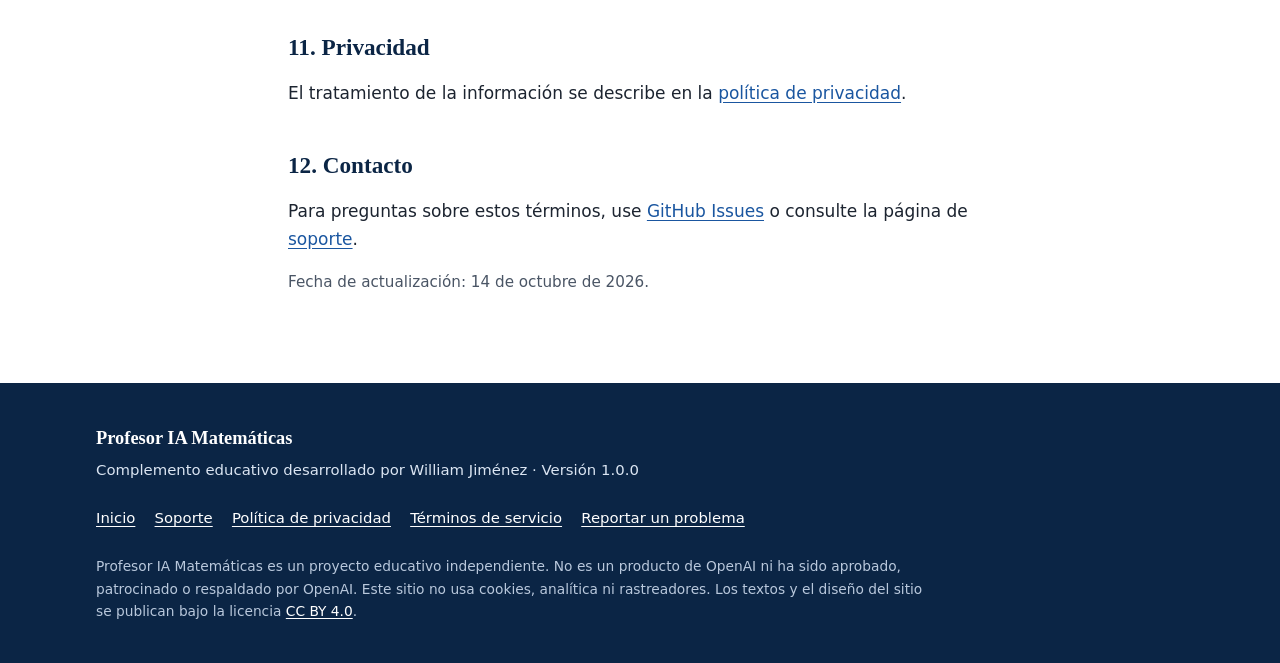
<file: terminos.html>
<!DOCTYPE html>
<html lang="es">
<head>
  <meta charset="utf-8">
  <meta name="viewport" content="width=device-width, initial-scale=1">
  <title>Términos de servicio · Profesor IA Matemáticas</title>
  <meta name="description" content="Términos de servicio de Profesor IA Matemáticas: alcance, uso educativo, responsabilidades, limitaciones y estado de la compilación PDF.">
  <meta name="author" content="William Jiménez">
  <meta name="color-scheme" content="light">
  <link rel="icon" href="favicon.svg" type="image/svg+xml">
  <link rel="stylesheet" href="estilos.css">
</head>
<body>
  <a class="saltar" href="#contenido">Saltar al contenido</a>
  <header class="encabezado">
    <div class="contenedor encabezado__fila">
      <a class="marca" href="index.html" aria-label="Profesor IA Matemáticas, ir al inicio">
        <span class="marca__nombre">Profesor IA Matemáticas<span aria-hidden="true">.</span></span>
        <span class="marca__sub">Clases, guías y PDF con IA</span>
      </a>
      <nav class="nav" aria-label="Navegación principal">
        <ul>
          <li><a href="index.html">Inicio</a></li>
          <li><a href="soporte.html">Soporte</a></li>
          <li><a href="privacidad.html">Privacidad</a></li>
          <li><a href="terminos.html" aria-current="page">Términos</a></li>
        </ul>
      </nav>
    </div>
  </header>

  <main id="contenido">
    <div class="documento">
      <div class="contenedor documento__cuerpo">
        <p class="etiqueta">Documento legal</p>
        <h1>Términos de servicio</h1>
        <p class="meta">Última actualización: 14 de octubre de 2026 · Versión 1.0</p>
        <p>Estos términos regulan el uso del complemento Profesor IA Matemáticas, de su servidor MCP y de este sitio web. Al usarlos, usted acepta estas condiciones. Si no está de acuerdo, no utilice el complemento.</p>

        <h2 id="servicio">1. Descripción y alcance</h2>
        <p>Profesor IA Matemáticas es un complemento de inteligencia artificial desarrollado por William Jiménez como proyecto educativo individual. Apoya la planificación de clases, las secuencias didácticas, la elaboración de guías, talleres y evaluaciones, y la generación de documentos académicos en LaTeX.</p>
        <p>El complemento funciona dentro de una plataforma de terceros (OpenAI), cuyo uso se rige además por las condiciones de esa plataforma. Profesor IA Matemáticas no es un producto de OpenAI ni ha sido aprobado o respaldado por OpenAI.</p>

        <h2 id="uso">2. Uso educativo y académico</h2>
        <p>El complemento está destinado a fines educativos y académicos: preparación de clases, materiales de estudio, evaluación del aprendizaje e investigación en educación matemática. No está pensado para tomar decisiones automáticas sobre estudiantes, como calificaciones definitivas o promociones.</p>

        <h2 id="revision">3. Responsabilidad de revisar los resultados</h2>
        <p>El usuario es responsable de revisar la corrección matemática, la pertinencia pedagógica y la adecuación al contexto de todo material antes de usarlo, publicarlo o compartirlo con estudiantes. El proceso de aprobación pedagógica del complemento ayuda en esa revisión, pero no la sustituye.</p>

        <h2 id="errores">4. Posibilidad de errores</h2>
        <p>Los contenidos generados mediante inteligencia artificial pueden contener errores de cálculo, de razonamiento, de notación, de referencias o de enfoque didáctico, aunque parezcan correctos. El complemento se ofrece «tal cual», sin garantía de exactitud, integridad o idoneidad para un fin particular.</p>

        <h2 id="disponibilidad">5. Disponibilidad y limitaciones técnicas</h2>
        <ul>
          <li>El servicio se ofrece sin garantía de disponibilidad continua. El servidor MCP se aloja en un servicio en la nube y puede presentar interrupciones, demoras o mantenimiento.</li>
          <li>Las funciones disponibles dependen también de la plataforma de terceros en la que se usa el complemento.</li>
          <li>El soporte se presta en la medida de lo posible, sin plazos de respuesta garantizados.</li>
        </ul>

        <h2 id="pdf">6. Estado de la compilación PDF</h2>
        <p>La compilación de documentos LaTeX a PDF mediante el servidor MCP <strong>no está disponible</strong>. Está deshabilitada por seguridad y la herramienta correspondiente no ejecuta documentos. El usuario puede compilar el código LaTeX en Overleaf o en otro entorno de su elección, bajo las condiciones de ese servicio. Si la función se habilita, se informará en este sitio y se actualizarán estos términos.</p>

        <h2 id="propiedad">7. Propiedad intelectual</h2>
        <ul>
          <li>Los textos y el diseño de este sitio son obra de William Jiménez y se publican bajo la licencia <a href="https://creativecommons.org/licenses/by/4.0/deed.es">Creative Commons Atribución 4.0 Internacional (CC BY 4.0)</a>, que permite reutilizarlos citando al autor. El nombre «Profesor IA Matemáticas» y los demás recursos propios del complemento pertenecen a William Jiménez, salvo que se indique lo contrario.</li>
          <li>El usuario conserva los derechos que tenga sobre el contenido que aporta. Sobre los materiales generados, el usuario puede usarlos, adaptarlos y compartirlos con fines educativos, sujeto a las condiciones de la plataforma de IA utilizada.</li>
          <li>El usuario debe respetar los derechos de autor y demás derechos de terceros. No debe introducir ni distribuir material protegido sin autorización, y debe citar adecuadamente las fuentes que utilice.</li>
        </ul>

        <h2 id="usos">8. Usos no permitidos</h2>
        <p>No está permitido usar el complemento ni su servidor para:</p>
        <ul>
          <li>actividades ilegales o que vulneren derechos de otras personas;</li>
          <li>facilitar el fraude académico, como suplantar a un estudiante en evaluaciones en las que no se permite el uso de IA;</li>
          <li>enviar información personal o confidencial de estudiantes o de terceros sin autorización;</li>
          <li>intentar acceder sin autorización, sobrecargar, analizar vulnerabilidades o interferir con el servidor o su infraestructura;</li>
          <li>enviar código malicioso o contenido diseñado para comprometer sistemas.</li>
        </ul>
        <p>El desarrollador puede limitar o bloquear el acceso al servidor ante usos abusivos o que pongan en riesgo el servicio.</p>

        <h2 id="responsabilidad">9. Limitación de responsabilidad</h2>
        <p>En la medida en que lo permita la ley aplicable, el desarrollador no será responsable de daños derivados del uso de los contenidos generados sin la revisión correspondiente, ni de interrupciones del servicio o de fallos de plataformas de terceros. Nada en estos términos limita derechos que la ley reconozca al usuario y que no puedan excluirse.</p>

        <h2 id="cambios">10. Modificaciones y suspensión</h2>
        <p>El desarrollador puede modificar, suspender o finalizar el complemento, el servidor MCP o este sitio, total o parcialmente, cuando sea necesario por motivos técnicos, de seguridad o del propio proyecto. Los cambios relevantes de estos términos se publicarán en esta página con una nueva fecha de actualización.</p>

        <h2 id="privacidad">11. Privacidad</h2>
        <p>El tratamiento de la información se describe en la <a href="privacidad.html">política de privacidad</a>.</p>

        <h2 id="contacto">12. Contacto</h2>
        <p>Para preguntas sobre estos términos, use <a href="https://github.com/Williamajg80/profesor-ia-matematicas-web/issues">GitHub Issues</a> o consulte la página de <a href="soporte.html">soporte</a>.</p>
        <p class="meta">Fecha de actualización: 14 de octubre de 2026.</p>
      </div>
    </div>
  </main>

  <footer class="pie">
    <div class="contenedor">
      <div class="pie__fila">
        <div>
          <p class="pie__marca">Profesor IA Matemáticas</p>
          <p style="margin:0">Complemento educativo desarrollado por William Jiménez · Versión 1.0.0</p>
        </div>
        <nav aria-label="Enlaces del pie de página">
          <ul>
            <li><a href="index.html">Inicio</a></li>
            <li><a href="soporte.html">Soporte</a></li>
            <li><a href="privacidad.html">Política de privacidad</a></li>
            <li><a href="terminos.html">Términos de servicio</a></li>
            <li><a href="https://github.com/Williamajg80/profesor-ia-matematicas-web/issues">Reportar un problema</a></li>
          </ul>
        </nav>
      </div>
      <p class="pie__nota">Profesor IA Matemáticas es un proyecto educativo independiente. No es un producto de OpenAI ni ha sido aprobado, patrocinado o respaldado por OpenAI. Este sitio no usa cookies, analítica ni rastreadores. Los textos y el diseño del sitio se publican bajo la licencia <a href="https://creativecommons.org/licenses/by/4.0/deed.es">CC BY 4.0</a>.</p>
    </div>
  </footer>
</body>
</html>
</file>
<file: estilos.css>
/* Profesor IA Matemáticas — hoja de estilos del sitio oficial
   Sin dependencias externas: tipografías del sistema, sin rastreadores. */

:root {
  --azul-900: #0b2545;
  --azul-700: #13427a;
  --azul-600: #1a56a0;
  --azul-100: #e8eff8;
  --azul-50: #f4f7fb;
  --rojo: #b3261e;
  --texto: #1c2430;
  --texto-suave: #4a5565;
  --borde: #d7dee8;
  --blanco: #ffffff;
  --radio: 10px;
  --ancho: 68rem;
  --ancho-texto: 44rem;
  --serif: "Iowan Old Style", "Palatino Linotype", Palatino, "Book Antiqua", Georgia, serif;
  --sans: system-ui, -apple-system, "Segoe UI", Roboto, "Helvetica Neue", Arial, sans-serif;
  --mono: ui-monospace, "SFMono-Regular", Menlo, Consolas, monospace;
}

*, *::before, *::after { box-sizing: border-box; }

html { scroll-behavior: smooth; -webkit-text-size-adjust: 100%; }
@media (prefers-reduced-motion: reduce) { html { scroll-behavior: auto; } }

body {
  margin: 0;
  font-family: var(--sans);
  font-size: 1.0625rem;
  line-height: 1.65;
  color: var(--texto);
  background: var(--blanco);
}

img, svg { max-width: 100%; display: block; }

a { color: var(--azul-600); text-underline-offset: 0.18em; }
a:hover { color: var(--azul-900); }

:focus-visible {
  outline: 3px solid var(--azul-600);
  outline-offset: 3px;
  border-radius: 4px;
}

.saltar {
  position: absolute;
  left: 1rem;
  top: -4rem;
  background: var(--azul-900);
  color: var(--blanco);
  padding: 0.6rem 1rem;
  border-radius: var(--radio);
  z-index: 10;
}
.saltar:focus { top: 1rem; color: var(--blanco); }

.contenedor { width: min(100% - 2.5rem, var(--ancho)); margin-inline: auto; }

/* Encabezado */
.encabezado {
  border-bottom: 1px solid var(--borde);
  background: var(--blanco);
}
.encabezado__fila {
  display: flex;
  align-items: center;
  justify-content: space-between;
  gap: 1rem;
  flex-wrap: wrap;
  padding-block: 1rem;
}
.marca {
  display: inline-flex;
  flex-direction: column;
  text-decoration: none;
  color: var(--azul-900);
  line-height: 1.15;
}
.marca__nombre {
  font-family: var(--serif);
  font-size: 1.35rem;
  font-weight: 700;
  letter-spacing: -0.01em;
}
.marca__nombre span { color: var(--rojo); }
.marca__sub { font-size: 0.82rem; color: var(--texto-suave); letter-spacing: 0.02em; }

.nav ul {
  list-style: none;
  margin: 0;
  padding: 0;
  display: flex;
  flex-wrap: wrap;
  gap: 0.25rem 1.25rem;
}
.nav a {
  text-decoration: none;
  color: var(--texto);
  font-size: 0.97rem;
  padding: 0.3rem 0;
  border-bottom: 2px solid transparent;
}
.nav a:hover { color: var(--azul-600); }
.nav a[aria-current="page"] { color: var(--azul-700); border-bottom-color: var(--rojo); font-weight: 600; }

/* Portada */
.portada {
  background: linear-gradient(180deg, var(--azul-50), var(--blanco));
  border-bottom: 1px solid var(--borde);
  padding-block: clamp(3rem, 8vw, 5.5rem);
}
.etiqueta {
  display: inline-block;
  font-size: 0.8rem;
  font-weight: 600;
  letter-spacing: 0.08em;
  text-transform: uppercase;
  color: var(--azul-700);
  margin-bottom: 0.9rem;
}
.etiqueta::before {
  content: "";
  display: inline-block;
  width: 1.6rem;
  height: 2px;
  background: var(--rojo);
  vertical-align: middle;
  margin-right: 0.6rem;
}
h1, h2, h3 { font-family: var(--serif); color: var(--azul-900); line-height: 1.2; }
h1 { font-size: clamp(2.1rem, 5vw, 3.2rem); margin: 0 0 1rem; letter-spacing: -0.015em; max-width: 20ch; }
h2 { font-size: clamp(1.5rem, 3vw, 1.95rem); margin: 0 0 0.9rem; }
h3 { font-size: 1.2rem; margin: 0 0 0.5rem; }
.entradilla { font-size: 1.18rem; color: var(--texto-suave); max-width: var(--ancho-texto); margin: 0 0 1.75rem; }

.botones { display: flex; flex-wrap: wrap; gap: 0.75rem; }
.boton {
  display: inline-block;
  padding: 0.7rem 1.2rem;
  border-radius: var(--radio);
  text-decoration: none;
  font-weight: 600;
  border: 2px solid var(--azul-700);
}
.boton--primario { background: var(--azul-700); color: var(--blanco); }
.boton--primario:hover { background: var(--azul-900); border-color: var(--azul-900); color: var(--blanco); }
.boton--secundario { color: var(--azul-700); background: var(--blanco); }
.boton--secundario:hover { background: var(--azul-100); }

.datos {
  display: flex;
  flex-wrap: wrap;
  gap: 0.5rem 1.5rem;
  margin: 2rem 0 0;
  padding: 0;
  list-style: none;
  font-size: 0.93rem;
  color: var(--texto-suave);
}
.datos strong { color: var(--texto); font-weight: 600; }

/* Secciones */
.seccion { padding-block: clamp(2.5rem, 6vw, 4rem); }
.seccion + .seccion { border-top: 1px solid var(--borde); }
.seccion--tenue { background: var(--azul-50); }
.seccion p { max-width: var(--ancho-texto); }

.rejilla {
  display: grid;
  gap: 1.25rem;
  grid-template-columns: repeat(auto-fit, minmax(15rem, 1fr));
  margin-top: 1.5rem;
}
.tarjeta {
  background: var(--blanco);
  border: 1px solid var(--borde);
  border-radius: var(--radio);
  padding: 1.35rem 1.4rem;
}
.tarjeta p { margin: 0; color: var(--texto-suave); font-size: 0.98rem; }

.pasos { counter-reset: paso; list-style: none; padding: 0; margin: 1.5rem 0 0; display: grid; gap: 1rem; max-width: var(--ancho-texto); }
.pasos li {
  counter-increment: paso;
  position: relative;
  padding: 0.2rem 0 0.2rem 3.2rem;
}
.pasos li::before {
  content: counter(paso);
  position: absolute;
  left: 0;
  top: 0.1rem;
  width: 2.2rem;
  height: 2.2rem;
  border-radius: 50%;
  background: var(--azul-100);
  color: var(--azul-700);
  font-weight: 700;
  display: grid;
  place-items: center;
}
.pasos strong { color: var(--azul-900); }

/* Avisos */
.aviso {
  border: 1px solid var(--borde);
  border-left: 4px solid var(--rojo);
  background: var(--blanco);
  border-radius: var(--radio);
  padding: 1.1rem 1.3rem;
  max-width: var(--ancho-texto);
  margin: 1.5rem 0;
}
.aviso p { margin: 0.3rem 0 0; }
.aviso__titulo { font-weight: 700; color: var(--rojo); margin: 0; }

.estado {
  display: inline-flex;
  align-items: center;
  gap: 0.45rem;
  font-size: 0.85rem;
  font-weight: 600;
  padding: 0.2rem 0.65rem;
  border-radius: 999px;
  background: #fdecea;
  color: #8c1d18;
}
.estado::before { content: ""; width: 0.5rem; height: 0.5rem; border-radius: 50%; background: var(--rojo); }

code {
  font-family: var(--mono);
  font-size: 0.9em;
  background: var(--azul-50);
  border: 1px solid var(--borde);
  border-radius: 5px;
  padding: 0.05em 0.35em;
  word-break: break-word;
}

/* Páginas de texto */
.documento { padding-block: clamp(2.5rem, 6vw, 4rem); }
.documento__cuerpo { max-width: var(--ancho-texto); }
.documento h2 { font-size: 1.45rem; margin-top: 2.4rem; padding-top: 0.4rem; }
.documento h3 { margin-top: 1.5rem; }
.documento ul, .documento ol { padding-left: 1.3rem; }
.documento li { margin-bottom: 0.4rem; }
.meta { color: var(--texto-suave); font-size: 0.95rem; margin: 0 0 1.5rem; }

.indice {
  background: var(--azul-50);
  border: 1px solid var(--borde);
  border-radius: var(--radio);
  padding: 1rem 1.3rem;
  margin: 1.5rem 0 2rem;
}
.indice p { margin: 0 0 0.4rem; font-weight: 600; color: var(--azul-900); }
.indice ol { margin: 0; }

details {
  border: 1px solid var(--borde);
  border-radius: var(--radio);
  padding: 0.85rem 1.1rem;
  margin-bottom: 0.75rem;
  background: var(--blanco);
}
summary { cursor: pointer; font-weight: 600; color: var(--azul-900); }
details[open] summary { margin-bottom: 0.5rem; }
details p { margin: 0.4rem 0 0; }

.tabla-envoltura { overflow-x: auto; margin: 1rem 0; }
table { border-collapse: collapse; width: 100%; font-size: 0.95rem; }
th, td { text-align: left; vertical-align: top; padding: 0.6rem 0.75rem; border-bottom: 1px solid var(--borde); }
th { background: var(--azul-50); color: var(--azul-900); }

/* Pie */
.pie {
  background: var(--azul-900);
  color: #dbe5f2;
  padding-block: 2.5rem;
  font-size: 0.93rem;
}
.pie a { color: var(--blanco); }
.pie__fila { display: flex; flex-wrap: wrap; justify-content: space-between; gap: 1.5rem; }
.pie__marca { font-family: var(--serif); font-size: 1.15rem; color: var(--blanco); font-weight: 700; margin: 0 0 0.3rem; }
.pie ul { list-style: none; margin: 0; padding: 0; display: flex; flex-wrap: wrap; gap: 0.4rem 1.2rem; }
.pie__nota { margin: 1.5rem 0 0; color: #b9c8dc; font-size: 0.86rem; max-width: 52rem; }

@media (max-width: 40rem) {
  .encabezado__fila { flex-direction: column; align-items: flex-start; }
  .nav ul { gap: 0.25rem 1rem; }
}

@media print {
  .encabezado nav, .pie, .saltar, .botones { display: none; }
  body { font-size: 11pt; }
}

td code { white-space: nowrap; word-break: normal; }
</file>
